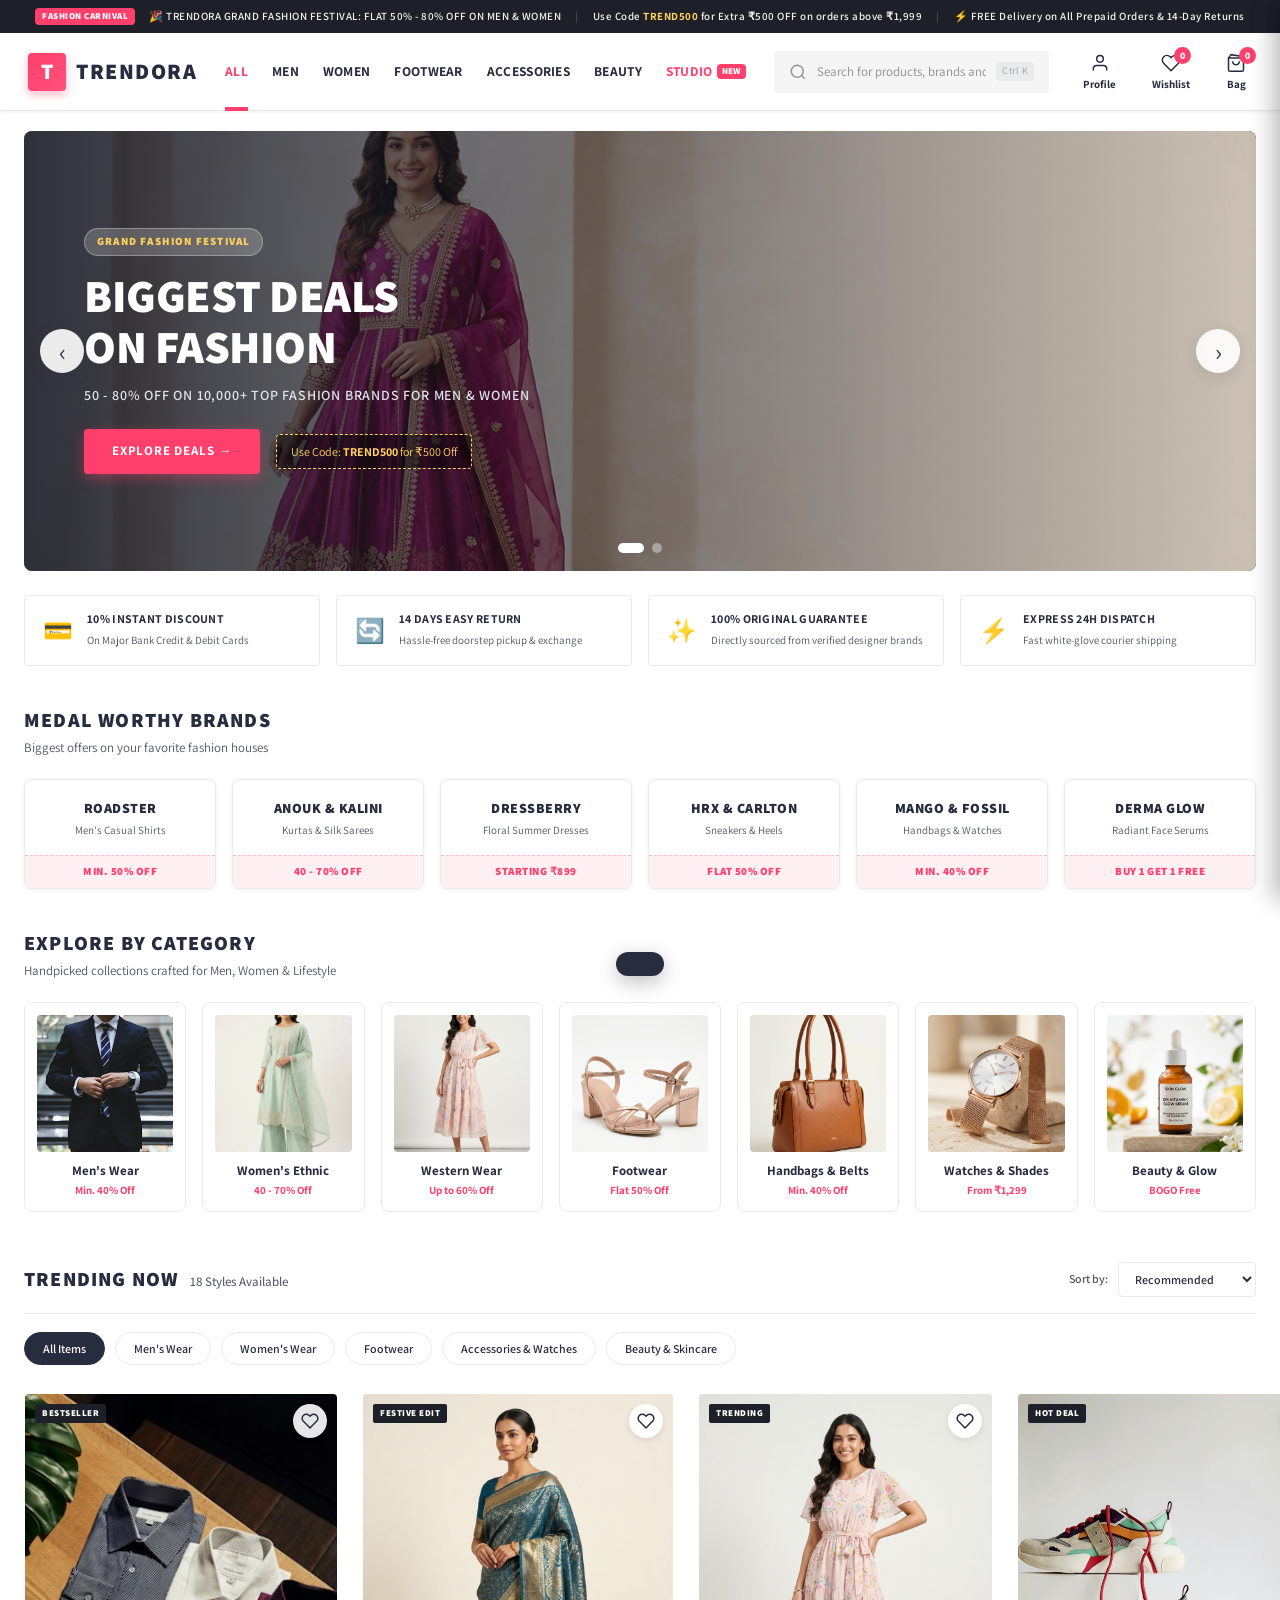
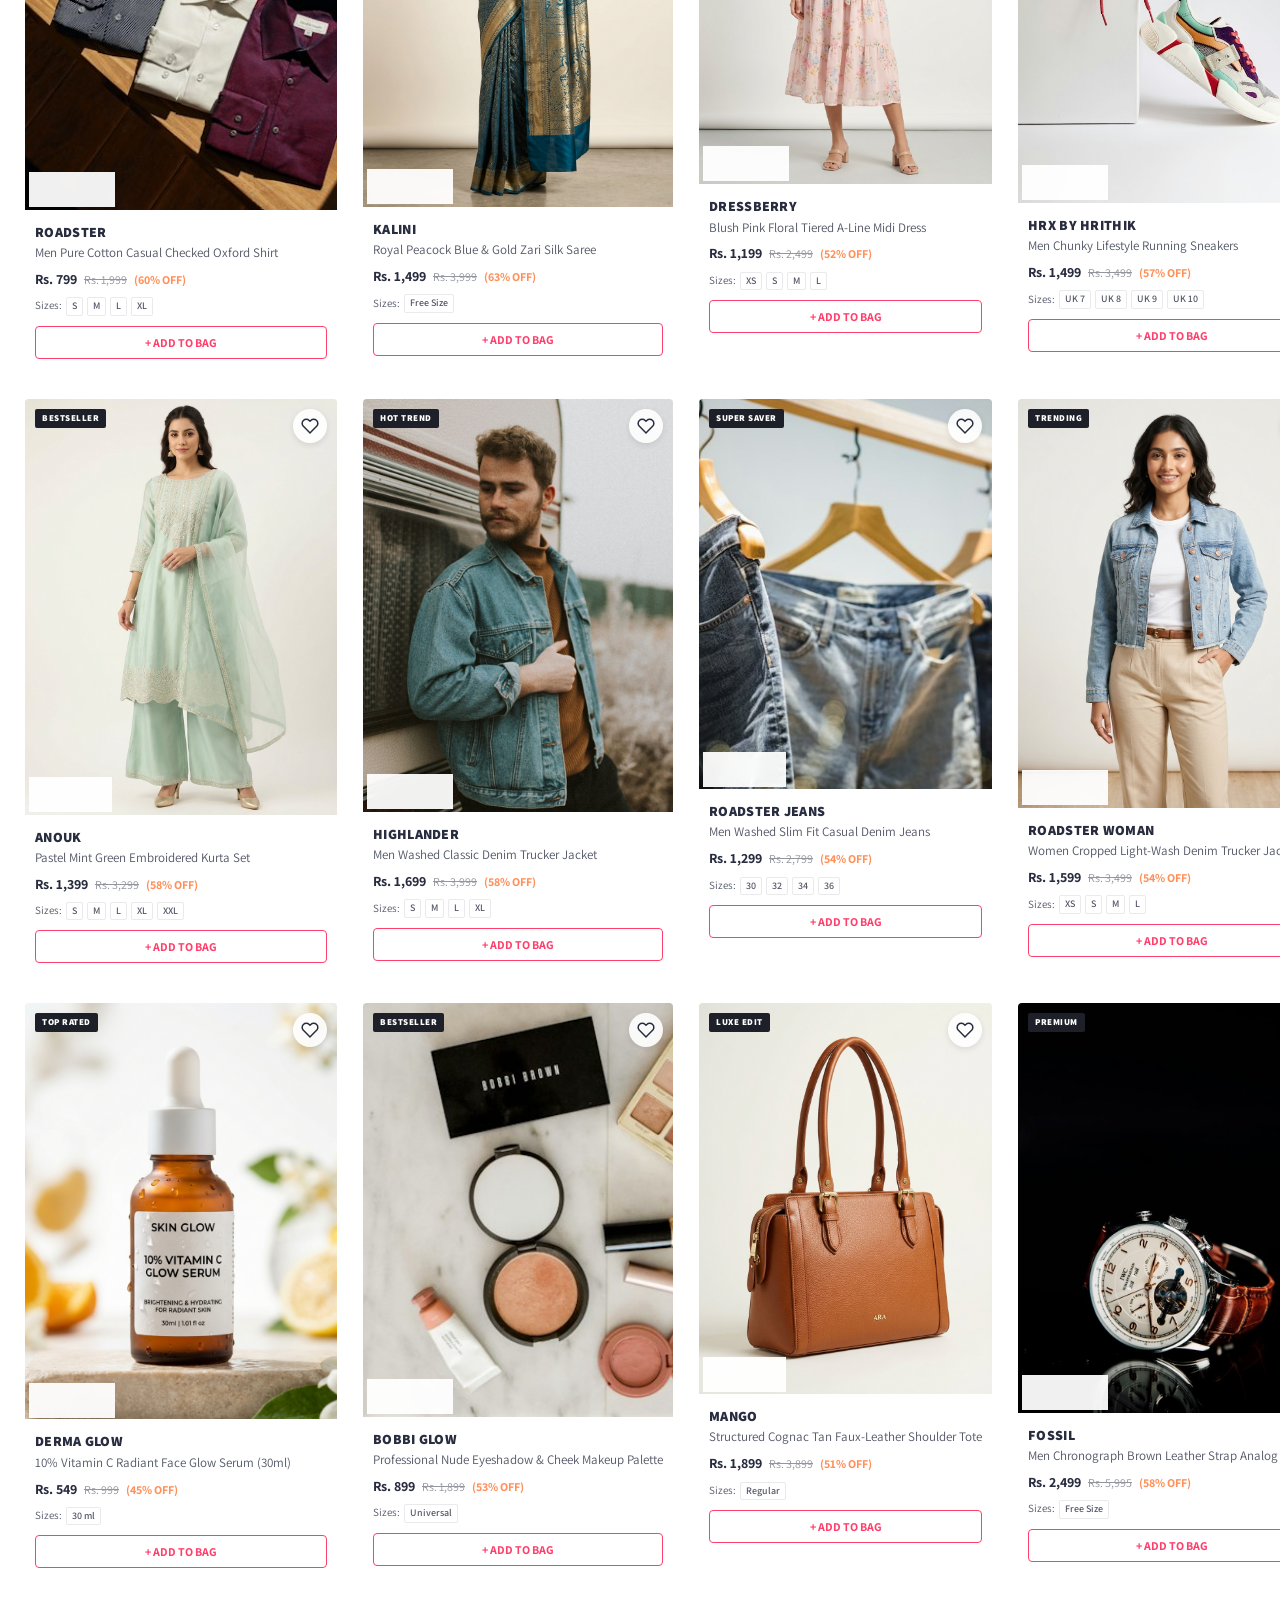
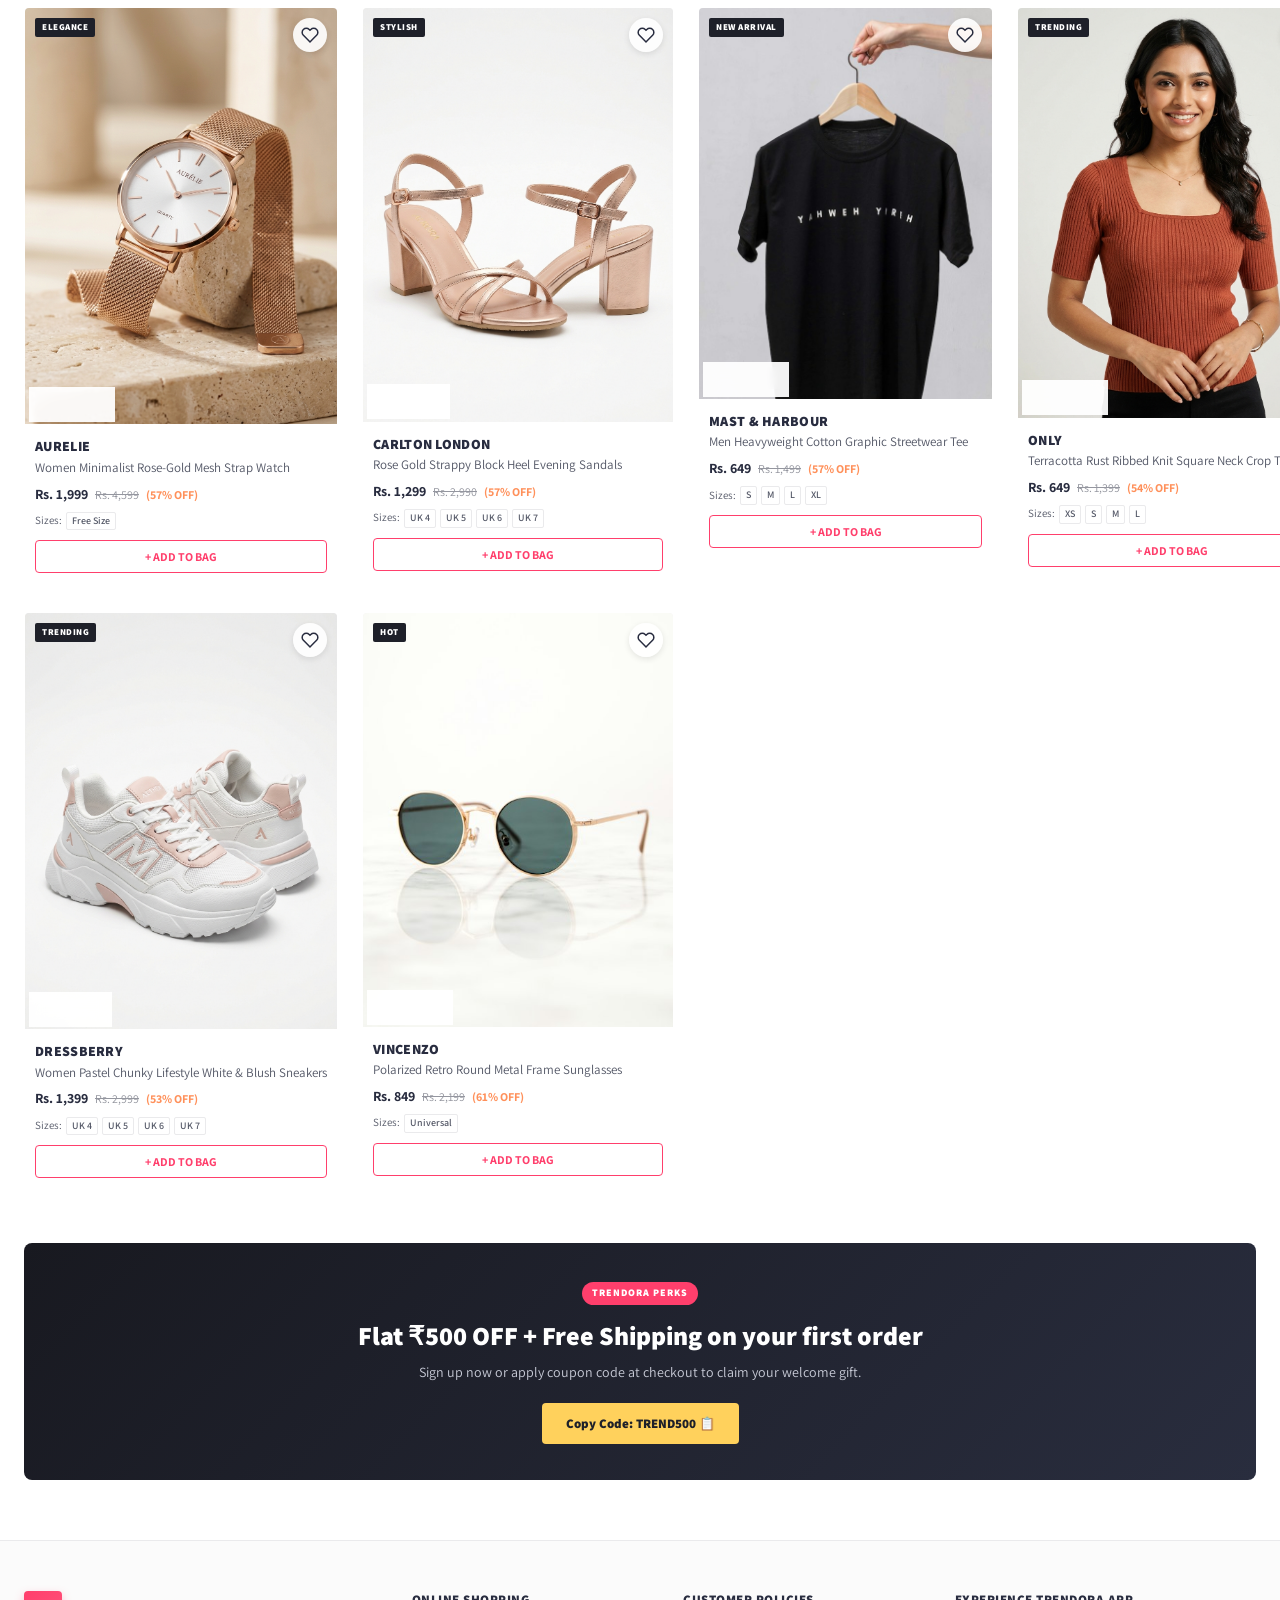
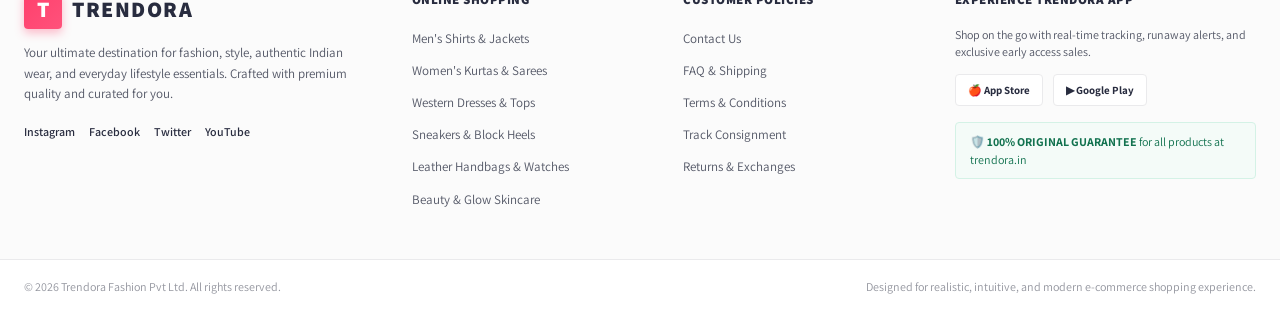
<file: Trendora/index.html>
<!DOCTYPE html>
<html lang="en">
<head>
    <meta charset="UTF-8">
    <meta name="viewport" content="width=device-width, initial-scale=1.0">
    <title>Trendora — Online Shopping for Men, Women, Footwear & Beauty</title>
    <meta name="description" content="Shop the latest fashion trends at Trendora. Best offers on Men's Wear, Women's Ethnic & Western Wear, Footwear, Watches, and Beauty products with fast delivery & easy returns.">
  
    <link rel="preconnect" href="https://fonts.googleapis.com">
    <link rel="preconnect" href="https://fonts.gstatic.com" crossorigin>
    <link href="https://fonts.googleapis.com/css2?family=Assistant:wght@400;500;600;700;800&display=swap" rel="stylesheet">
    <link rel="stylesheet" href="style.css">
</head>
<body>

    <div class="top-announcement">
        <div class="announcement-content">
            <span class="announcement-badge">FASHION CARNIVAL</span>
            <span>🎉 TRENDORA GRAND FASHION FESTIVAL: FLAT 50% - 80% OFF ON MEN &amp; WOMEN</span>
            <span class="sep">|</span>
            <span>Use Code <b>TREND500</b> for Extra ₹500 OFF on orders above ₹1,999</span>
            <span class="sep">|</span>
            <span>⚡ FREE Delivery on All Prepaid Orders &amp; 14-Day Returns</span>
        </div>
    </div>

    <header class="main-header" id="top">
        <div class="header-container">
           
            <button class="mobile-menu-btn" id="mobileMenuBtn" aria-label="Toggle Navigation Menu">
                <svg width="22" height="22" viewBox="0 0 24 24" fill="none" stroke="currentColor" stroke-width="2">
                    <line x1="3" y1="12" x2="21" y2="12"></line>
                    <line x1="3" y1="6" x2="21" y2="6"></line>
                    <line x1="3" y1="18" x2="21" y2="18"></line>
                </svg>
            </button>

 
            <a href="#top" class="brand-logo">
                <span class="logo-mark">T</span>
                <span class="logo-text">TRENDORA</span>
            </a>

            <nav class="nav-links" id="mainNav">
                <a href="#products" class="nav-item active" data-category="All">ALL</a>
                <a href="#products" class="nav-item" data-category="Men">MEN</a>
                <a href="#products" class="nav-item" data-category="Women">WOMEN</a>
                <a href="#products" class="nav-item" data-category="Footwear">FOOTWEAR</a>
                <a href="#products" class="nav-item" data-category="Accessories">ACCESSORIES</a>
                <a href="#products" class="nav-item" data-category="Beauty">BEAUTY</a>
                <a href="#offers" class="nav-item highlight-nav">STUDIO <span class="nav-tag">NEW</span></a>
            </nav>

          
            <div class="search-box">
                <svg class="search-icon" width="18" height="18" viewBox="0 0 24 24" fill="none" stroke="currentColor" stroke-width="2">
                    <circle cx="11" cy="11" r="8"></circle>
                    <line x1="21" y1="21" x2="16.65" y2="16.65"></line>
                </svg>
                <input type="text" id="searchInput" placeholder="Search for products, brands and more" autocomplete="off">
                <button class="search-clear-btn" id="searchClearBtn" aria-label="Clear search">✕</button>
                <div class="search-kbd-hint">Ctrl K</div>
            </div>

          
            <div class="header-actions">
              
                <div class="action-item profile-action" id="profileDropdownTrigger">
                    <button class="action-btn" aria-label="Account">
                        <svg width="20" height="20" viewBox="0 0 24 24" fill="none" stroke="currentColor" stroke-width="1.8">
                            <path d="M20 21v-2a4 4 0 0 0-4-4H8a4 4 0 0 0-4 4v2"></path>
                            <circle cx="12" cy="7" r="4"></circle>
                        </svg>
                        <span class="action-label">Profile</span>
                    </button>
                    <div class="profile-dropdown" id="profileDropdown">
                        <div class="dropdown-header">
                            <h4>Welcome to Trendora</h4>
                            <p>To access your wishlist and orders</p>
                            <button class="btn-primary-sm" onclick="showToast('Customer login modal ready!')">LOGIN / SIGN UP</button>
                        </div>
                        <ul class="dropdown-list">
                            <li><a href="#wishlist" id="openWishlistFromMenu">My Wishlist</a></li>
                            <li><a href="#orders" onclick="showToast('No recent orders yet')">Orders &amp; Returns</a></li>
                            <li><a href="#contact" onclick="showToast('Customer Care: 1800-TRENDORA')">Help &amp; Support</a></li>
                        </ul>
                    </div>
                </div>

          
                <button class="action-item action-btn" id="wishlistBtn" aria-label="View Wishlist">
                    <div class="icon-wrap">
                        <svg width="20" height="20" viewBox="0 0 24 24" fill="none" stroke="currentColor" stroke-width="1.8">
                            <path d="M20.84 4.61a5.5 5.5 0 0 0-7.78 0L12 5.67l-1.06-1.06a5.5 5.5 0 0 0-7.78 7.78l1.06 1.06L12 21.23l7.78-7.78 1.06-1.06a5.5 5.5 0 0 0 0-7.78z"></path>
                        </svg>
                        <span class="action-badge" id="wishlistCount">0</span>
                    </div>
                    <span class="action-label">Wishlist</span>
                </button>

            
                <button class="action-item action-btn" id="cartBtn" aria-label="View Shopping Bag">
                    <div class="icon-wrap">
                        <svg width="20" height="20" viewBox="0 0 24 24" fill="none" stroke="currentColor" stroke-width="1.8">
                            <path d="M6 2L3 6v14a2 2 0 0 0 2 2h14a2 2 0 0 0 2-2V6l-3-2z"></path>
                            <line x1="3" y1="6" x2="21" y2="6"></line>
                            <path d="M16 10a4 4 0 0 1-8 0"></path>
                        </svg>
                        <span class="action-badge" id="cartCount">0</span>
                    </div>
                    <span class="action-label">Bag</span>
                </button>
            </div>
        </div>
    </header>

    <main>
  
        <section class="hero-section" id="offers">
            <div class="hero-slider" id="heroSlider">
         
                <div class="hero-slide active">
                    <img src="image/banner-hero-1.jpg" alt="Trendora Festive Season Sale" class="hero-bg-img">
                    <div class="hero-overlay"></div>
                    <div class="hero-caption">
                        <span class="hero-pill">GRAND FASHION FESTIVAL</span>
                        <h1 class="hero-title">BIGGEST DEALS<br>ON FASHION</h1>
                        <p class="hero-subtitle">50 - 80% OFF ON 10,000+ TOP FASHION BRANDS FOR MEN &amp; WOMEN</p>
                       
                        <div class="hero-cta-group">
                            <a href="#products" class="btn-primary" data-category="All">EXPLORE DEALS →</a>
                            <span class="hero-code-tag">Use Code: <b>TREND500</b> for ₹500 Off</span>
                        </div>
                    </div>
                </div>

              
                <div class="hero-slide">
                    <img src="image/banner-hero-2.jpg" alt="Trendora Urban Streetwear & Footwear" class="hero-bg-img">
                    <div class="hero-overlay"></div>
                    <div class="hero-caption">
                        <span class="hero-pill">NEW SEASON ARRIVALS</span>
                        <h1 class="hero-title">URBAN STYLES<br>&amp; FOOTWEAR</h1>
                        <p class="hero-subtitle">PREMIUM FABRICS, CHIC DRESSES, CASUAL SHIRTS &amp; SNEAKERS</p>
                       
                        <div class="hero-cta-group">
                            <a href="#products" class="btn-primary" data-category="Men">SHOP MEN →</a>
                            <a href="#products" class="btn-secondary" data-category="Women">SHOP WOMEN →</a>
                        </div>
                    </div>
                </div>
            </div>

           
            <button class="slider-arrow prev" id="sliderPrev" aria-label="Previous Slide">‹</button>
            <button class="slider-arrow next" id="sliderNext" aria-label="Next Slide">›</button>
            <div class="slider-dots" id="sliderDots">
                <span class="dot active" data-slide="0"></span>
                <span class="dot" data-slide="1"></span>
            </div>
        </section>

 
        <div class="trust-strip">
            <div class="trust-item">
                <span class="trust-icon">💳</span>
                <div>
                    <strong>10% INSTANT DISCOUNT</strong>
                    <small>On Major Bank Credit &amp; Debit Cards</small>
                </div>
            </div>
            <div class="trust-item">
                <span class="trust-icon">🔄</span>
                <div>
                    <strong>14 DAYS EASY RETURN</strong>
                    <small>Hassle-free doorstep pickup &amp; exchange</small>
                </div>
            </div>
            <div class="trust-item">
                <span class="trust-icon">✨</span>
                <div>
                    <strong>100% ORIGINAL GUARANTEE</strong>
                    <small>Directly sourced from verified designer brands</small>
                </div>
            </div>
            <div class="trust-item">
                <span class="trust-icon">⚡</span>
                <div>
                    <strong>EXPRESS 24H DISPATCH</strong>
                    <small>Fast white-glove courier shipping</small>
                </div>
            </div>
        </div>

      
        <section class="section deals-section">
            <div class="section-heading">
                <h2 class="title">MEDAL WORTHY BRANDS</h2>
                <p class="subtitle">Biggest offers on your favorite fashion houses</p>
            </div>

         
            <div class="deals-grid">
                <div class="deal-card" onclick="setCategory('Men')">
                    <div class="deal-header">
                        <span class="brand-title">ROADSTER</span>
                        <p class="deal-desc">Men's Casual Shirts</p>
                    </div>
                    <div class="deal-offer-strip">MIN. 50% OFF</div>
                </div>

                <div class="deal-card" onclick="setCategory('Women')">
                    <div class="deal-header">
                        <span class="brand-title">ANOUK &amp; KALINI</span>
                        <p class="deal-desc">Kurtas &amp; Silk Sarees</p>
                    </div>
                    <div class="deal-offer-strip">40 - 70% OFF</div>
                </div>

                <div class="deal-card" onclick="setCategory('Women')">
                    <div class="deal-header">
                        <span class="brand-title">DRESSBERRY</span>
                        <p class="deal-desc">Floral Summer Dresses</p>
                    </div>
                    <div class="deal-offer-strip">STARTING ₹899</div>
                </div>

                <div class="deal-card" onclick="setCategory('Footwear')">
                    <div class="deal-header">
                        <span class="brand-title">HRX &amp; CARLTON</span>
                        <p class="deal-desc">Sneakers &amp; Heels</p>
                    </div>
                    <div class="deal-offer-strip">FLAT 50% OFF</div>
                </div>

                <div class="deal-card" onclick="setCategory('Accessories')">
                    <div class="deal-header">
                        <span class="brand-title">MANGO &amp; FOSSIL</span>
                        <p class="deal-desc">Handbags &amp; Watches</p>
                    </div>
                    <div class="deal-offer-strip">MIN. 40% OFF</div>
                </div>

                <div class="deal-card" onclick="setCategory('Beauty')">
                    <div class="deal-header">
                        <span class="brand-title">DERMA GLOW</span>
                        <p class="deal-desc">Radiant Face Serums</p>
                    </div>
                    <div class="deal-offer-strip">BUY 1 GET 1 FREE</div>
                </div>
            </div>
        </section>

      
        <section class="section category-section">
            <div class="section-heading">
                <h2 class="title">EXPLORE BY CATEGORY</h2>
                <p class="subtitle">Handpicked collections crafted for Men, Women &amp; Lifestyle</p>
            </div>

            <div class="category-grid">
                <div class="category-card" data-category="Men">
                    <div class="cat-img-box">
                        <img src="image/cat-men.jpg" alt="Men's Fashion" loading="lazy">
                    </div>
                    <h3 class="cat-name">Men's Wear</h3>
                    <span class="cat-offer">Min. 40% Off</span>
                </div>

                <div class="category-card" data-category="Women">
                    <div class="cat-img-box">
                        <img src="image/cat-women.jpg" alt="Women's Ethnic Kurta" loading="lazy">
                    </div>
                    <h3 class="cat-name">Women's Ethnic</h3>
                    <span class="cat-offer">40 - 70% Off</span>
                </div>

                <div class="category-card" data-category="Women">
                    <div class="cat-img-box">
                        <img src="image/p2-women-dress.jpg" alt="Western Dresses" loading="lazy">
                    </div>
                    <h3 class="cat-name">Western Wear</h3>
                    <span class="cat-offer">Up to 60% Off</span>
                </div>

                <div class="category-card" data-category="Footwear">
                    <div class="cat-img-box">
                        <img src="image/cat-footwear.jpg" alt="Footwear & Heels" loading="lazy">
                    </div>
                    <h3 class="cat-name">Footwear</h3>
                    <span class="cat-offer">Flat 50% Off</span>
                </div>

                <div class="category-card" data-category="Accessories">
                    <div class="cat-img-box">
                        <img src="image/cat-accessories.jpg" alt="Handbags & Totes" loading="lazy">
                    </div>
                    <h3 class="cat-name">Handbags &amp; Belts</h3>
                    <span class="cat-offer">Min. 40% Off</span>
                </div>

                <div class="category-card" data-category="Accessories">
                    <div class="cat-img-box">
                        <img src="image/cat-watches.jpg" alt="Watches & Eyewear" loading="lazy">
                    </div>
                    <h3 class="cat-name">Watches &amp; Shades</h3>
                    <span class="cat-offer">From ₹1,299</span>
                </div>

                <div class="category-card" data-category="Beauty">
                    <div class="cat-img-box">
                        <img src="image/cat-beauty.jpg" alt="Beauty & Skincare" loading="lazy">
                    </div>
                    <h3 class="cat-name">Beauty &amp; Glow</h3>
                    <span class="cat-offer">BOGO Free</span>
                </div>
            </div>
        </section>


        <section class="section products-section" id="products">
  
            <div class="products-header">
                <div class="header-left">
                    <h2 class="title" id="productsSectionTitle">TRENDING NOW</h2>
                    <span class="product-count-badge" id="productCountBadge">14 Styles Available</span>
                </div>

            
                <div class="controls-right">
                    <label for="sortSelect" class="sort-label">Sort by:</label>
                    <div class="select-wrapper">
                        <select id="sortSelect">
                            <option value="recommended">Recommended</option>
                            <option value="price-low">Price: Low to High</option>
                            <option value="price-high">Price: High to Low</option>
                            <option value="discount">Better Discount</option>
                            <option value="rating">Customer Rating</option>
                        </select>
                    </div>
                </div>
            </div>

         
            <div class="filter-chips" id="filterChips">
                <button class="chip active" data-filter="All">All Items</button>
                <button class="chip" data-filter="Men">Men's Wear</button>
                <button class="chip" data-filter="Women">Women's Wear</button>
                <button class="chip" data-filter="Footwear">Footwear</button>
                <button class="chip" data-filter="Accessories">Accessories &amp; Watches</button>
                <button class="chip" data-filter="Beauty">Beauty &amp; Skincare</button>
            </div>

     
            <div class="product-grid" id="productGrid">
            </div>

           
            <div class="empty-state" id="emptyState" hidden>
                <div class="empty-icon">🔍</div>
                <h3>We couldn't find any matches</h3>
                <p>Try searching with another keyword or reset the category filters.</p>
                <button class="btn-primary" id="resetFilterBtn">View All Products</button>
            </div>
        </section>

   
        <section class="promo-strip">
            <div class="promo-content">
                <span class="badge-tag">TRENDORA PERKS</span>
                <h2>Flat ₹500 OFF + Free Shipping on your first order</h2>
                <p>Sign up now or apply coupon code at checkout to claim your welcome gift.</p>
                <button class="btn-dark" onclick="copyCouponCode('TREND500')">Copy Code: TREND500 📋</button>
            </div>
        </section>
    </main>


    <footer class="main-footer">
 
        <div class="footer-container">
            <div class="footer-col">
                <a href="#top" class="brand-logo footer-logo">
                    <span class="logo-mark">T</span>
                    <span class="logo-text">TRENDORA</span>
                </a>
                <p class="footer-desc">Your ultimate destination for fashion, style, authentic Indian wear, and everyday lifestyle essentials. Crafted with premium quality and curated for you.</p>
            
                <div class="social-links">
                    <span>Instagram</span>
                    <span>Facebook</span>
                    <span>Twitter</span>
                    <span>YouTube</span>
                </div>
            </div>

            <div class="footer-col">
                <h4>ONLINE SHOPPING</h4>
                <ul>
                    <li><a href="#products" data-category="Men">Men's Shirts &amp; Jackets</a></li>
                    <li><a href="#products" data-category="Women">Women's Kurtas &amp; Sarees</a></li>
                    <li><a href="#products" data-category="Women">Western Dresses &amp; Tops</a></li>
                    <li><a href="#products" data-category="Footwear">Sneakers &amp; Block Heels</a></li>
                    <li><a href="#products" data-category="Accessories">Leather Handbags &amp; Watches</a></li>
                    <li><a href="#products" data-category="Beauty">Beauty &amp; Glow Skincare</a></li>
                </ul>
            </div>

            <div class="footer-col">
                <h4>CUSTOMER POLICIES</h4>
                <ul>
                    <li><a href="javascript:void(0)" onclick="showToast('Contact Us: support@trendora.in')">Contact Us</a></li>
                    <li><a href="javascript:void(0)" onclick="showToast('Orders usually dispatch within 24 hours')">FAQ &amp; Shipping</a></li>
                    <li><a href="javascript:void(0)" onclick="showToast('Transparent pricing &amp; verified reviews')">Terms &amp; Conditions</a></li>
                    <li><a href="javascript:void(0)" onclick="showToast('Track order: Check SMS or email for link')">Track Consignment</a></li>
                    <li><a href="javascript:void(0)" onclick="showToast('14-day doorstep returns &amp; exchanges')">Returns &amp; Exchanges</a></li>
                </ul>
            </div>

            <div class="footer-col">
                <h4>EXPERIENCE TRENDORA APP</h4>
                <p class="app-note">Shop on the go with real-time tracking, runaway alerts, and exclusive early access sales.</p>
              
                <div class="download-badges">
                    <button class="store-badge" onclick="showToast('App Store download coming soon!')">🍎 App Store</button>
                    <button class="store-badge" onclick="showToast('Google Play download coming soon!')">▶ Google Play</button>
                </div>
                <div class="guarantee-box">
                    <span>🛡️ <b>100% ORIGINAL GUARANTEE</b> for all products at trendora.in</span>
                </div>
            </div>
        </div>

     
        <div class="footer-bottom">
            <p>© 2026 Trendora Fashion Pvt Ltd. All rights reserved.</p>
            <p>Designed for realistic, intuitive, and modern e-commerce shopping experience.</p>
        </div>
    </footer>


    <div class="drawer-backdrop" id="cartBackdrop"></div>
    <aside class="cart-drawer" id="cartDrawer" aria-label="Shopping Bag">
        <div class="drawer-header">
            <div class="drawer-title">
                <h3>Shopping Bag</h3>
                <span class="drawer-count" id="drawerCartCount">(0 items)</span>
            </div>
            <button class="close-drawer-btn" id="closeCartBtn" aria-label="Close Shopping Bag">✕</button>
        </div>

       
        <div class="drawer-body" id="cartItemsList">
 
        </div>

      
        <div class="drawer-footer" id="cartFooter">
      
            <div class="coupon-section">
                <div class="coupon-input-group">
                    <input type="text" id="couponInput" placeholder="Enter Coupon Code (TREND500)">
                    <button id="applyCouponBtn">APPLY</button>
                </div>
                <div class="applied-coupon-tag" id="appliedCouponTag" hidden>
                    <span>Coupon <b>TREND500</b> applied (-₹500)</span>
                    <button id="removeCouponBtn">✕</button>
                </div>
            </div>

     
            <div class="bill-details">
                <div class="bill-row">
                    <span>Total MRP</span>
                    <span id="billTotalMrp">₹0</span>
                </div>
                <div class="bill-row">
                    <span>Discount on MRP</span>
                    <span class="text-green" id="billDiscount">- ₹0</span>
                </div>
                <div class="bill-row" id="billCouponRow" hidden>
                    <span>Coupon Discount</span>
                    <span class="text-green" id="billCoupon">- ₹0</span>
                </div>
                <div class="bill-row">
                    <span>Convenience Fee</span>
                    <span class="text-green">FREE</span>
                </div>
                <div class="bill-divider"></div>
                <div class="bill-row total-row">
                    <span>Total Amount</span>
                    <strong id="billFinalTotal">₹0</strong>
                </div>
            </div>

            <button class="btn-checkout" id="checkoutBtn">PLACE ORDER →</button>
        </div>
    </aside>


    <div class="drawer-backdrop" id="wishlistBackdrop"></div>
    <aside class="cart-drawer wishlist-drawer" id="wishlistDrawer" aria-label="Wishlist">
        <div class="drawer-header">
            <div class="drawer-title">
                <h3>My Wishlist</h3>
                <span class="drawer-count" id="drawerWishlistCount">(0 items)</span>
            </div>
            <button class="close-drawer-btn" id="closeWishlistBtn" aria-label="Close Wishlist">✕</button>
        </div>
        <div class="drawer-body" id="wishlistItemsList">

        </div>
    </aside>


    <div class="modal-backdrop" id="quickViewBackdrop"></div>
    <div class="quickview-modal" id="quickViewModal">
        <button class="modal-close-btn" id="closeQuickViewBtn" aria-label="Close preview">✕</button>
        <div class="modal-content" id="quickViewContent">
  
        </div>
    </div>

    <div class="modal-backdrop" id="orderSuccessBackdrop"></div>
    <div class="success-modal" id="orderSuccessModal">
        <div class="success-icon">✓</div>
        <h2>Order Confirmed!</h2>
        <p>Thank you for shopping with <b>Trendora</b>. Your order has been placed successfully and will be delivered within 2-3 business days.</p>
        <div class="order-details-box" id="successOrderDetails"></div>
        <button class="btn-primary" id="continueShoppingBtn">Continue Shopping</button>
    </div>


    <div class="toast-snackbar" id="toastSnackbar" role="status"></div>

    <script src="script.js"></script>
</body>
</html>
</file>
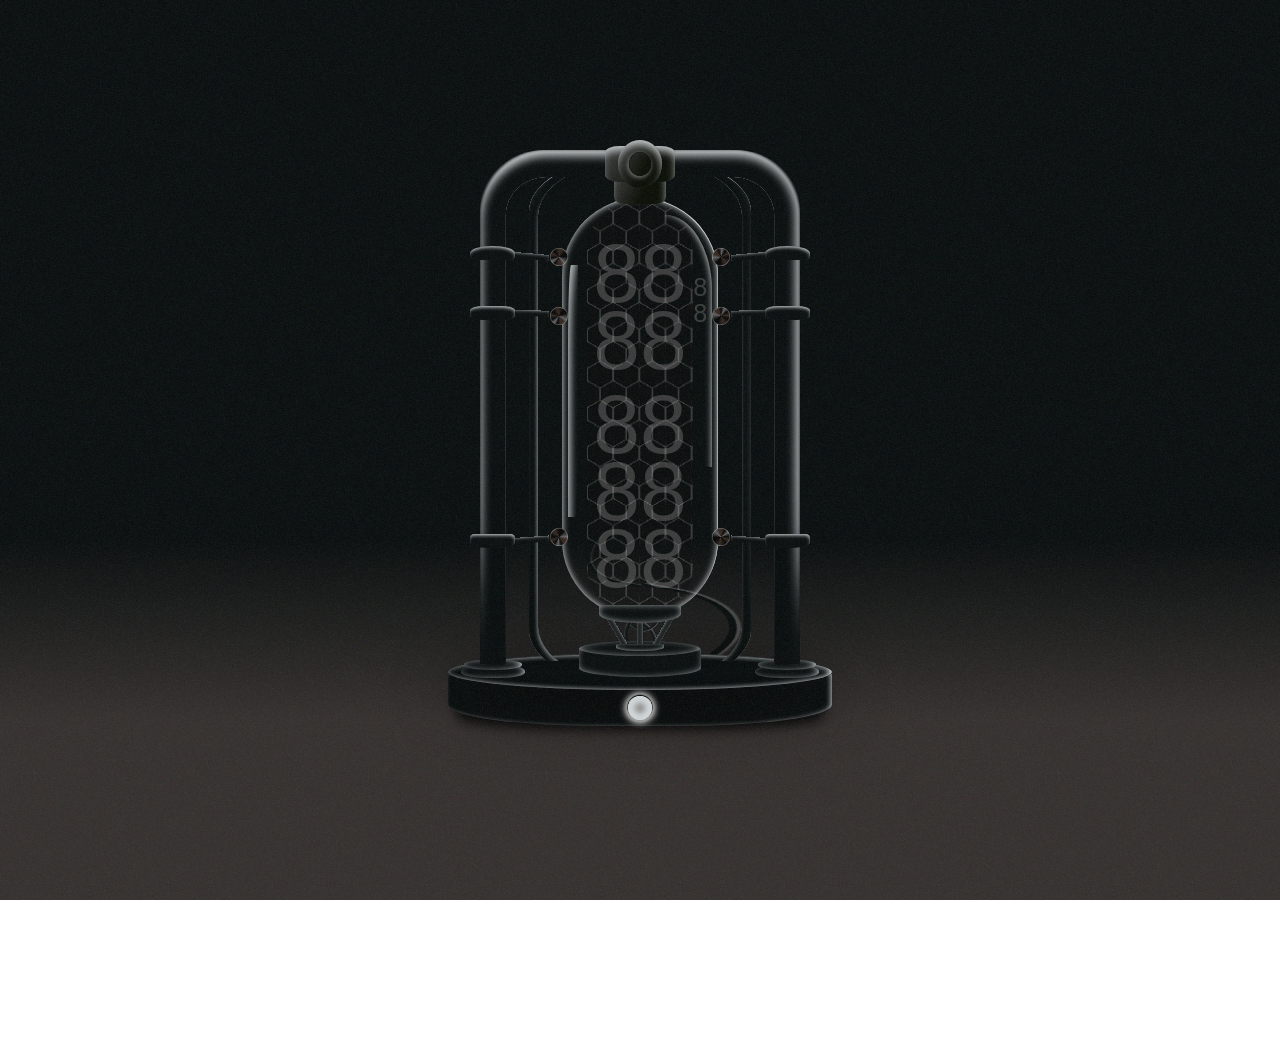
<file: Basic_portfolio/war_tube_clock/index.html>
<!DOCTYPE html>
<html lang="en">
  <head>
    <meta charset="UTF-8" />
    <meta http-equiv="X-UA-Compatible" content="IE=edge" />
    <meta name="viewport" content="width=device-width, initial-scale=1.0" />
    <title>Nixie Tube Clock</title>
    <link rel="stylesheet" href="styles.css" />
  </head>
  <body>
    <svg id="noise-svg">
      <!-- gives background a bit of texture -->
      <filter id='noiseFilter'>
          <feTurbulence type='fractalNoise' baseFrequency='1.5' numOctaves='3' stitchTiles='stitch' />
      </filter>
      <rect id="noise-rect" filter='url(#noiseFilter)' />
    </svg>
  
    <div class="clock off">
      <div class="shadow"></div>
  
      <div class="base-container"><div class="base"><div></div></div></div>
      <div class="small-outer-pipe">
        <div class="small-inner-pipe"></div>
      </div>
      <div class="outer-pipe">
        <div class="inner-pipe"></div>
      </div>
      <div class="pipe-accents">
        <div class="top-tube"></div>
        <div class="tube-holders">
          <div></div>
          <div></div>
          <div></div>
          <div></div>
          <div></div>
          <div></div>
        </div>
        <div class="top"></div>
        <div class="topinset"></div>
        <div class="left"><div></div><div></div><div></div></div>
        <div class="right"><div></div><div></div><div></div></div>
        <div class="bottom-left"></div>
        <div class="bottom-right"></div>
      </div>
  
      <div class="display">
        <div class="row">
          <div class="col"><div>8</div><div id="char01">0</div><div id="char02">0</div></div>
          <div class="col"><div>8</div><div id="char11">0</div><div id="char12">0</div></div>
        </div>
        <div class="row">
          <div class="col"><div>8</div><div id="char21">0</div><div id="char22">0</div></div>
          <div class="col"><div>8</div><div id="char31">0</div><div id="char32">0</div></div>
        </div>
        <div style="height: 0.2em;"></div>
        <div class="small-row">
          <div class="row">
            <div class="col"><div>8</div><div id="char41">0</div><div id="char42">0</div></div>
            <div class="col"><div>8</div><div id="char51">0</div><div id="char52">0</div></div>
          </div>
        </div>
        <div class="row">
          <div class="col"><div>8</div><div id="char61">0</div><div id="char62">0</div></div>
          <div class="col"><div>8</div><div id="char71">0</div><div id="char72">0</div></div>
        </div>
        <div class="row">
          <div class="col"><div>8</div><div id="char81">0</div><div id="char82">0</div></div>
          <div class="col"><div>8</div><div id="char91">0</div><div id="char92">0</div></div>
        </div>
        <div class="row">
          <div class="col"><div>8</div><div id="char101">0</div><div id="char102">0</div></div>
          <div class="col"><div>8</div><div id="char111">0</div><div id="char112">0</div></div>
        </div>
      </div>
  
      <div class="glass-tube"></div>
      <div class="hex">
        <div class="overlay"></div>
      </div>
  
      <div class="tube-base-container">
        <div class="wires"><div></div><div></div></div>
        <div class="tube-base"></div>
        <div class="rods">
          <div class="left-rod"></div>
          <div class="center-rod"></div>
          <div class="right-rod"></div>
        </div>
        <div class="tube-btm"></div>
      </div>
  
      <div class="power-cord">
        <div></div>
        <div></div>
      </div>
      <div class="button" onclick="body.querySelector('.clock').classList.toggle('off')">
        <div></div>
      </div> 
    </div>
    <script src="script.js"></script>  
  </body>
</html>
</file>
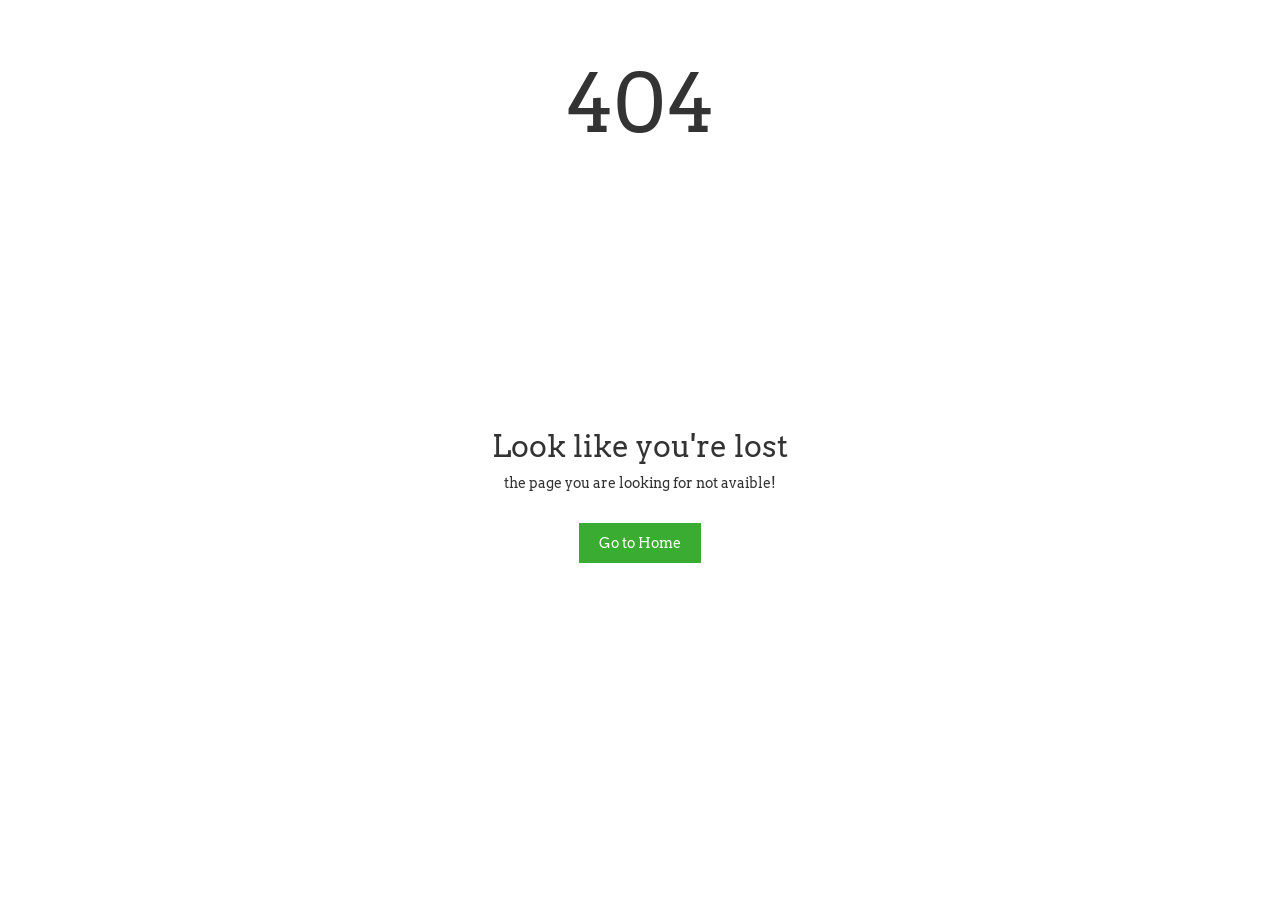
<file: Basic_portfolio/404_Error.html>
<!DOCTYPE html>
<html lang="en" >
<head>
    <meta charset="UTF-8">
    <title>404 page</title>
    <link rel='stylesheet' href='https://cdnjs.cloudflare.com/ajax/libs/twitter-bootstrap/3.3.7/css/bootstrap.min.css'>
<link rel='stylesheet' href='https://fonts.googleapis.com/css?family=Arvo'><style>
/*======================
    404 page
=======================*/


.page_404{ padding:40px 0; background:#fff; font-family: 'Arvo', serif;
}

.page_404  img{ width:100%;}

.four_zero_four_bg{

    background-image: url(https://cdn.dribbble.com/users/285475/screenshots/2083086/dribbble_1.gif);
    height: 400px;
    background-position: center;
}


.four_zero_four_bg h1{
font-size:80px;
}

.four_zero_four_bg h3{
	font-size:80px;
}
			
.link_404{			 
	color: #fff!important;
    padding: 10px 20px;
    background: #39ac31;
    margin: 20px 0;
    display: inline-block;}
.contant_box_404{ margin-top:-50px;}
</style>

</head>
<body>
<!-- partial:index.partial.html -->
<section class="page_404">
	<div class="container">
		<div class="row">	
		<div class="col-sm-12 ">
		<div class="col-sm-10 col-sm-offset-1  text-center">
		<div class="four_zero_four_bg">
			<h1 class="text-center ">404</h1>
		
		
		</div>
		
		<div class="contant_box_404">
		<h3 class="h2">
		Look like you're lost
		</h3>
		
		<p>the page you are looking for not avaible!</p>
		
		<a href="" class="link_404">Go to Home</a>
	</div>
		</div>
		</div>
		</div>
	</div>
</section>
<!-- partial -->

</body>
</html>
</file>
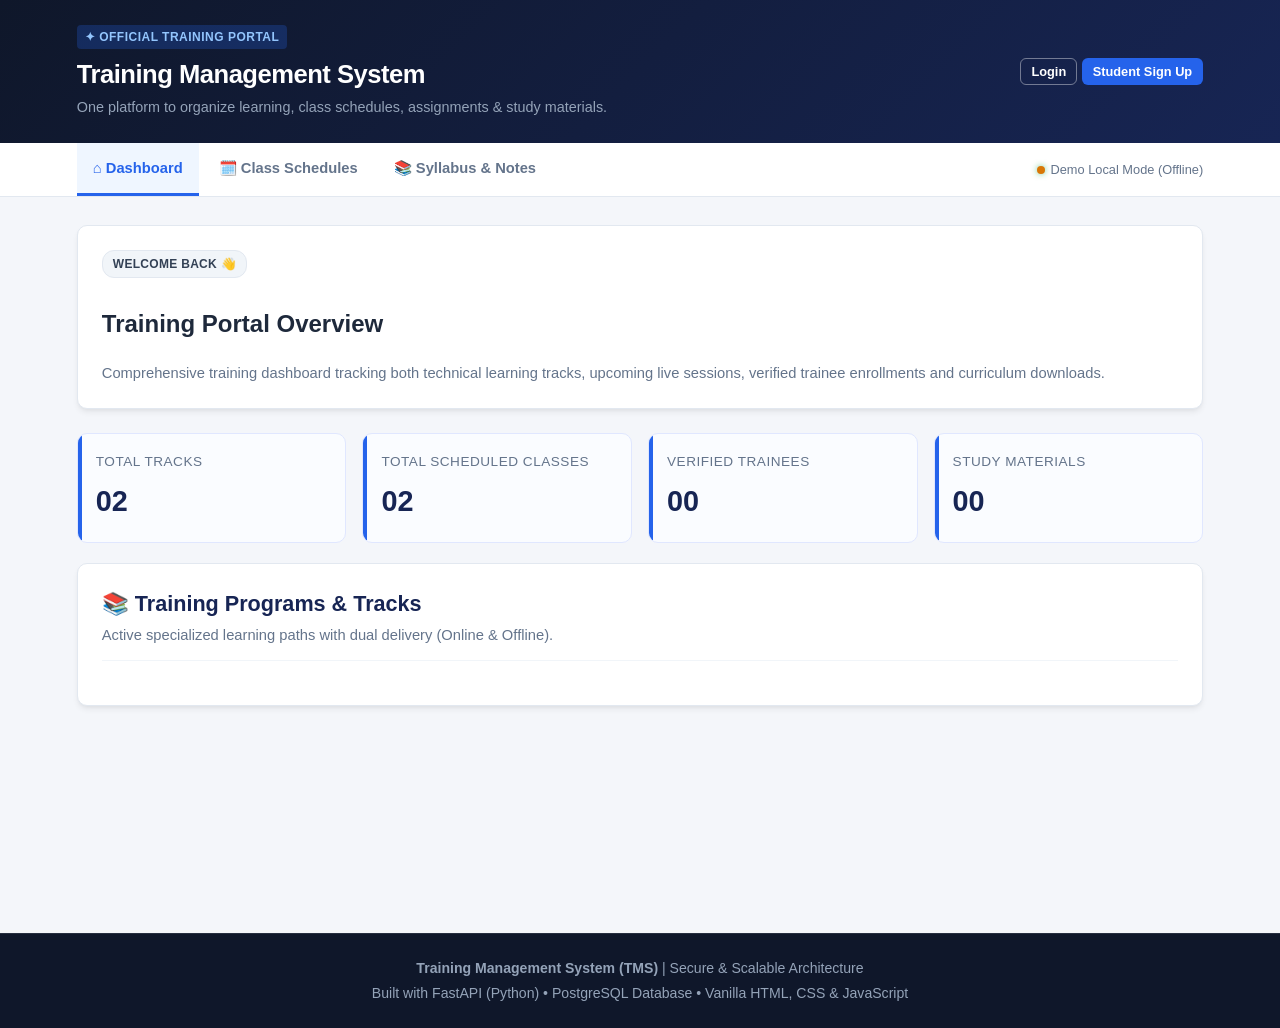
<file: Training Management System/main.html>
<!DOCTYPE html>
<html lang="en">
<head>
    <meta charset="UTF-8">
    <meta name="viewport" content="width=device-width, initial-scale=1.0">
    <title>Training Management System</title>
    <!-- Connected to unified stylesheet -->
    <link rel="stylesheet" href="colour.css">
</head>

<body>

    <!-- Header Section -->
    <header>
        <div class="header-brand">
            <span class="header-badge">✦ Official Training Portal</span>
            <h1>Training Management System</h1>
            <p>One platform to organize learning, class schedules, assignments & study materials.</p>
        </div>

        <div class="header-actions">
            <div id="header-user-display" class="user-pill" style="display: none;"></div>
            <div id="header-auth-buttons">
                <!-- Dynamically populated by app.js -->
                <button class="btn btn-outline-white btn-sm" onclick="openModal('modal-login')">Login</button>
                <button class="btn btn-primary btn-sm" onclick="openModal('modal-register')">Student Sign Up</button>
            </div>
        </div>
    </header>

    <!-- Navigation Bar -->
    <nav>
        <div class="nav-links">
            <a href="javascript:void(0)" id="nav-home" class="active" onclick="switchTab('home')">⌂ Dashboard</a>
            <a href="javascript:void(0)" id="nav-schedules" onclick="switchTab('schedules')">🗓️ Class Schedules</a>
            <a href="javascript:void(0)" id="nav-materials" onclick="switchTab('materials')">📚 Syllabus & Notes</a>
            <a href="javascript:void(0)" id="nav-student-tab" style="display: none;" onclick="switchTab('student')">👨‍🎓 Student Portal</a>
            <a href="javascript:void(0)" id="nav-trainer-tab" style="display: none;" onclick="switchTab('trainer')">👨‍🏫 Trainer Portal</a>
            <a href="javascript:void(0)" id="nav-admin-tab" style="display: none;" onclick="switchTab('admin')">🛡️ Admin Portal</a>
        </div>

        <div class="system-status">
            <span id="system-status-dot" class="status-dot"></span>
            <span id="system-status-text">Connecting...</span>
        </div>
    </nav>

    <!-- Main Content Area -->
    <main>

        <!-- 1. HOME / DASHBOARD TAB -->
        <div id="section-home" class="tab-content">
            <section id="home">
                <span class="badge badge-track" style="margin-bottom: 8px;">WELCOME BACK 👋</span>
                <h2>Training Portal Overview</h2>
                <p class="section-desc">
                    Comprehensive training dashboard tracking both technical learning tracks, upcoming live sessions,
                    verified trainee enrollments and curriculum downloads.
                </p>
            </section>

            <!-- Metrics Overview -->
            <div class="stats-grid">
                <div class="stat-card">
                    <p>Total Tracks</p>
                    <h3 id="stat-tracks">02</h3>
                </div>
                <div class="stat-card">
                    <p>Total Scheduled Classes</p>
                    <h3 id="stat-sessions">02</h3>
                </div>
                <div class="stat-card">
                    <p>Verified Trainees</p>
                    <h3 id="stat-students">00</h3>
                </div>
                <div class="stat-card">
                    <p>Study Materials</p>
                    <h3 id="stat-materials">00</h3>
                </div>
            </div>

            <!-- Training Programs Tracks -->
            <section id="trainings">
                <div class="section-header">
                    <div>
                        <h2>📚 Training Programs & Tracks</h2>
                        <p class="section-desc">Active specialized learning paths with dual delivery (Online & Offline).</p>
                    </div>
                </div>

                <div id="tracks-container" class="tracks-grid">
                    <!-- Populated dynamically by app.js -->
                </div>
            </section>
        </div>

        <!-- 2. CLASS SCHEDULES TAB -->
        <div id="section-schedules" class="tab-content" style="display: none;">
            <section>
                <div class="section-header">
                    <div>
                        <h2>🗓️ Class Schedules & Sessions</h2>
                        <p class="section-desc">Explore upcoming training sessions, Google Meet links, and offline campus classrooms.</p>
                    </div>
                    <div>
                        <button id="btn-add-schedule-trigger" class="btn btn-primary" style="display: none;" onclick="openAddScheduleModal()">
                            + Add New Session
                        </button>
                    </div>
                </div>

                <!-- Schedule Filter Controls -->
                <div class="filter-bar">
                    <label style="font-weight: 600; font-size: 0.88rem; color: var(--text-main);">Filter By:</label>
                    <select id="filter-track-select">
                        <option value="">All Tracks</option>
                    </select>
                    <select id="filter-mode-select">
                        <option value="">All Modes</option>
                        <option value="online">🌐 Online (Google Meet)</option>
                        <option value="offline">🏫 Offline (Campus Room)</option>
                    </select>
                </div>

                <!-- Schedule Cards List -->
                <div id="schedules-list-container" class="schedules-container">
                    <!-- Populated dynamically by app.js -->
                </div>
            </section>
        </div>

        <!-- 3. MATERIALS TAB -->
        <div id="section-materials" class="tab-content" style="display: none;">
            <section>
                <div class="section-header">
                    <div>
                        <h2>📚 Syllabus & Notes Repository</h2>
                        <p class="section-desc">Download authentic track syllabi, handouts, and trainer lecture notes.</p>
                    </div>
                    <div>
                        <button class="btn btn-primary" onclick="openModal('modal-upload-material')">
                            + Upload Material
                        </button>
                    </div>
                </div>

                <div id="materials-list-container">
                    <!-- Populated dynamically by app.js -->
                </div>
            </section>
        </div>

        <!-- 4. STUDENT PORTAL TAB -->
        <div id="section-student" class="tab-content" style="display: none;">
            <section>
                <div class="section-header">
                    <div>
                        <h2>👨‍🎓 Trainee Student Portal</h2>
                        <p class="section-desc">Your verified account details, enrolled track, and personal session links.</p>
                    </div>
                    <span class="badge badge-upcoming">VERIFIED ENROLLMENT</span>
                </div>

                <div class="stats-grid">
                    <div class="stat-card">
                        <p>Student Name</p>
                        <h3 id="student-profile-name" style="font-size: 1.3rem;">-</h3>
                    </div>
                    <div class="stat-card">
                        <p>Verified Roll No</p>
                        <h3 id="student-profile-roll" style="font-size: 1.3rem;">-</h3>
                    </div>
                    <div class="stat-card">
                        <p>Enrolled Track</p>
                        <h3 id="student-profile-track" style="font-size: 1.3rem;">-</h3>
                    </div>
                </div>

                <div style="background: #f8fafc; border: 1px dashed var(--border-color); border-radius: var(--radius); padding: 20px; text-align: center; margin-top: 15px;">
                    <p style="margin: 0; font-size: 0.95rem; color: var(--text-main);">
                        💡 <strong>Security Note:</strong> You are authenticated via your institution Roll Number.
                        Check the <a href="javascript:void(0)" onclick="switchTab('schedules')" style="color: var(--accent); font-weight: 600;">Class Schedules</a> tab to join live classes or see campus lab numbers.
                    </p>
                </div>
            </section>
        </div>

        <!-- 5. TRAINER PORTAL TAB -->
        <div id="section-trainer" class="tab-content" style="display: none;">
            <section>
                <div class="section-header">
                    <div>
                        <h2>👨‍🏫 Trainer Workspace</h2>
                        <p class="section-desc">Upload course materials, manage syllabus, and view verified enrolled trainees.</p>
                    </div>
                    <button class="btn btn-primary" onclick="openModal('modal-upload-material')">
                        + Upload Syllabus / Notes
                    </button>
                </div>

                <div class="stats-grid" style="margin-bottom: 24px;">
                    <div class="stat-card">
                        <p>Trainer Name</p>
                        <h3 id="trainer-profile-name" style="font-size: 1.3rem;">-</h3>
                    </div>
                    <div class="stat-card">
                        <p>Assigned Track</p>
                        <h3 id="trainer-profile-track" style="font-size: 1.3rem;">-</h3>
                    </div>
                </div>

                <h3 style="color: var(--primary); margin-bottom: 12px;">👥 Enrolled Trainees List</h3>
                <div class="data-table-container">
                    <table class="data-table">
                        <thead>
                            <tr>
                                <th>Roll Number</th>
                                <th>Student Name</th>
                                <th>Email</th>
                                <th>Track</th>
                                <th>Registration Date</th>
                            </tr>
                        </thead>
                        <tbody id="admin-students-table-body">
                            <!-- Populated dynamically by app.js -->
                        </tbody>
                    </table>
                </div>
            </section>
        </div>

        <!-- 6. ADMIN PORTAL TAB -->
        <div id="section-admin" class="tab-content" style="display: none;">
            <section>
                <div class="section-header">
                    <div>
                        <h2>🛡️ Super Administrator Control Center</h2>
                        <p class="section-desc">Full control: schedule management, trainer provisioning, roll number whitelisting, and batch reset.</p>
                    </div>
                    <div style="display: flex; gap: 8px;">
                        <button class="btn btn-primary btn-sm" onclick="openModal('modal-add-eligible')">+ Whitelist Roll No</button>
                        <button class="btn btn-secondary btn-sm" onclick="openModal('modal-add-trainer')">+ Add Trainer</button>
                        <button class="btn btn-danger btn-sm" onclick="openModal('modal-clear-data')">⚠️ Reset Batch Data</button>
                    </div>
                </div>

                <!-- Sub-Section: Pre-approved Roll Numbers -->
                <h3 style="color: var(--primary); margin-top: 10px; margin-bottom: 10px;">📋 Pre-Approved Student Whitelist (Registration Gatekeeper)</h3>
                <p class="section-desc" style="margin-bottom: 12px;">Only students possessing these verified Roll Numbers can create an account and access training.</p>
                <div class="data-table-container" style="margin-bottom: 30px;">
                    <table class="data-table">
                        <thead>
                            <tr>
                                <th>Roll No</th>
                                <th>Authorized Email</th>
                                <th>Student Name</th>
                                <th>Track</th>
                                <th>Status</th>
                            </tr>
                        </thead>
                        <tbody id="admin-eligible-table-body">
                            <!-- Populated dynamically by app.js -->
                        </tbody>
                    </table>
                </div>

                <!-- Sub-Section: Trainers List -->
                <h3 style="color: var(--primary); margin-bottom: 10px;">👨‍🏫 Authorized Trainers</h3>
                <div class="data-table-container">
                    <table class="data-table">
                        <thead>
                            <tr>
                                <th>Trainer Name</th>
                                <th>Email</th>
                                <th>Assigned Track</th>
                                <th>Created At</th>
                                <th>Action</th>
                            </tr>
                        </thead>
                        <tbody id="admin-trainers-table-body">
                            <!-- Populated dynamically by app.js -->
                        </tbody>
                    </table>
                </div>
            </section>
        </div>

    </main>

    <!-- Footer -->
    <footer>
        <p><strong>Training Management System (TMS)</strong> | Secure & Scalable Architecture</p>
        <p>Built with FastAPI (Python) &bull; PostgreSQL Database &bull; Vanilla HTML, CSS & JavaScript</p>
    </footer>

    <!-- ==========================================
         MODALS
         ========================================== -->

    <!-- 1. LOGIN MODAL -->
    <div id="modal-login" class="modal-overlay">
        <div class="modal-content">
            <div class="modal-header">
                <h3>Portal Sign In</h3>
                <button class="modal-close" onclick="closeModal('modal-login')">&times;</button>
            </div>
            <form id="login-form">
                <div class="modal-body">
                    <div style="background: #eff6ff; border: 1px solid #bfdbfe; border-radius: 6px; padding: 10px 12px; margin-bottom: 16px; font-size: 0.84rem;">
                        <strong>Quick Fill Demo Accounts:</strong><br>
                        <a href="javascript:void(0)" onclick="fillDemoLogin('admin')" style="color: var(--accent); font-weight: 600; margin-right: 12px;">👤 Admin (admin@tms.com)</a>
                        <a href="javascript:void(0)" onclick="fillDemoLogin('trainer')" style="color: var(--accent); font-weight: 600;">👨‍🏫 Trainer (trainer@tms.com)</a>
                    </div>
                    <div class="form-group">
                        <label>Email Address</label>
                        <input type="email" id="login-email" required placeholder="name@domain.com">
                    </div>
                    <div class="form-group">
                        <label>Password</label>
                        <input type="password" id="login-password" required placeholder="••••••••">
                    </div>
                </div>
                <div class="modal-footer">
                    <button type="button" class="btn btn-secondary" onclick="closeModal('modal-login')">Cancel</button>
                    <button type="submit" class="btn btn-primary">Sign In</button>
                </div>
            </form>
        </div>
    </div>

    <!-- 2. STUDENT REGISTRATION MODAL (With Roll No Gatekeeper) -->
    <div id="modal-register" class="modal-overlay">
        <div class="modal-content">
            <div class="modal-header">
                <h3>Student Registration</h3>
                <button class="modal-close" onclick="closeModal('modal-register')">&times;</button>
            </div>
            <form id="register-form">
                <div class="modal-body">
                    <div style="background: #f0fdf4; border: 1px solid #bbf7d0; border-radius: 6px; padding: 10px 12px; margin-bottom: 14px; font-size: 0.83rem; color: #166534;">
                        🛡️ <strong>Verification Gatekeeper:</strong> Only pre-approved Roll Numbers (e.g. <code>FS2026-01</code>, <code>AI2026-02</code>) can register.
                    </div>
                    <div class="form-group">
                        <label>Full Name</label>
                        <input type="text" id="reg-name" required placeholder="Your Full Name">
                    </div>
                    <div class="form-group">
                        <label>Verified Roll Number</label>
                        <input type="text" id="reg-rollno" required placeholder="e.g. FS2026-01">
                        <small>Provided by course administration.</small>
                    </div>
                    <div class="form-group">
                        <label>Email Address</label>
                        <input type="email" id="reg-email" required placeholder="student@example.com">
                    </div>
                    <div class="form-group">
                        <label>Create Password</label>
                        <input type="password" id="reg-password" required minlength="6" placeholder="At least 6 characters">
                    </div>
                </div>
                <div class="modal-footer">
                    <button type="button" class="btn btn-secondary" onclick="closeModal('modal-register')">Cancel</button>
                    <button type="submit" class="btn btn-primary">Verify & Register</button>
                </div>
            </form>
        </div>
    </div>

    <!-- 3. ADD / EDIT SCHEDULE MODAL -->
    <div id="modal-schedule" class="modal-overlay">
        <div class="modal-content">
            <div class="modal-header">
                <h3 id="schedule-modal-title">Schedule Training Session</h3>
                <button class="modal-close" onclick="closeModal('modal-schedule')">&times;</button>
            </div>
            <form id="schedule-form">
                <input type="hidden" id="schedule-id-input">
                <div class="modal-body">
                    <div class="form-group">
                        <label>Training Track</label>
                        <select id="schedule-track-select" required></select>
                    </div>
                    <div class="form-group">
                        <label>Session Title / Topic</label>
                        <input type="text" id="schedule-title-input" required placeholder="e.g. Session 03: PostgreSQL Schema Design">
                    </div>
                    <div style="display: grid; grid-template-columns: 1fr 1fr; gap: 12px;">
                        <div class="form-group">
                            <label>Date</label>
                            <input type="date" id="schedule-date-input" required>
                        </div>
                        <div class="form-group">
                            <label>Timing</label>
                            <input type="text" id="schedule-time-input" required placeholder="10:00 AM - 12:30 PM">
                        </div>
                    </div>
                    <div style="display: grid; grid-template-columns: 1fr 1fr; gap: 12px;">
                        <div class="form-group">
                            <label>Delivery Mode</label>
                            <select id="schedule-mode-select">
                                <option value="online">🌐 Online (Meeting Link)</option>
                                <option value="offline">🏫 Offline (Campus Room)</option>
                            </select>
                        </div>
                        <div class="form-group">
                            <label>Status</label>
                            <select id="schedule-status-select">
                                <option value="upcoming">Upcoming</option>
                                <option value="completed">Completed</option>
                                <option value="cancelled">Cancelled</option>
                            </select>
                        </div>
                    </div>
                    <div class="form-group" id="group-meeting-link">
                        <label>Google Meet / Zoom URL</label>
                        <input type="url" id="schedule-link-input" placeholder="https://meet.google.com/xyz-abcd-efg">
                    </div>
                    <div class="form-group" id="group-classroom" style="display: none;">
                        <label>Classroom / Lab Location</label>
                        <input type="text" id="schedule-classroom-input" placeholder="e.g. Lab 4, Tech Block (2nd Floor)">
                    </div>
                </div>
                <div class="modal-footer">
                    <button type="button" class="btn btn-secondary" onclick="closeModal('modal-schedule')">Cancel</button>
                    <button type="submit" class="btn btn-primary">Save Session</button>
                </div>
            </form>
        </div>
    </div>

    <!-- 4. UPLOAD MATERIAL MODAL -->
    <div id="modal-upload-material" class="modal-overlay">
        <div class="modal-content">
            <div class="modal-header">
                <h3>Upload Syllabus or Notes</h3>
                <button class="modal-close" onclick="closeModal('modal-upload-material')">&times;</button>
            </div>
            <form id="material-upload-form">
                <div class="modal-body">
                    <div class="form-group">
                        <label>Document Title</label>
                        <input type="text" id="material-title-input" required placeholder="e.g. Week 1 HTML & CSS Complete Handout">
                    </div>
                    <div style="display: grid; grid-template-columns: 1fr 1fr; gap: 12px;">
                        <div class="form-group">
                            <label>Track</label>
                            <select id="material-track-select" required></select>
                        </div>
                        <div class="form-group">
                            <label>Document Type</label>
                            <select id="material-type-select">
                                <option value="syllabus">Syllabus</option>
                                <option value="notes">Lecture Notes</option>
                            </select>
                        </div>
                    </div>
                    <div class="form-group">
                        <label>Select PDF / Document File</label>
                        <input type="file" id="material-file-input" required accept=".pdf,.doc,.docx,.zip,.txt">
                        <small>File metadata will be saved in DB; document saved securely on disk.</small>
                    </div>
                </div>
                <div class="modal-footer">
                    <button type="button" class="btn btn-secondary" onclick="closeModal('modal-upload-material')">Cancel</button>
                    <button type="submit" class="btn btn-primary">Upload Document</button>
                </div>
            </form>
        </div>
    </div>

    <!-- 5. ADD TRAINER MODAL -->
    <div id="modal-add-trainer" class="modal-overlay">
        <div class="modal-content">
            <div class="modal-header">
                <h3>Add New Course Trainer</h3>
                <button class="modal-close" onclick="closeModal('modal-add-trainer')">&times;</button>
            </div>
            <form id="add-trainer-form">
                <div class="modal-body">
                    <div class="form-group">
                        <label>Trainer Full Name</label>
                        <input type="text" id="trainer-name-input" required placeholder="e.g. Prof. Ananya Sharma">
                    </div>
                    <div class="form-group">
                        <label>Email Address</label>
                        <input type="email" id="trainer-email-input" required placeholder="trainer@domain.com">
                    </div>
                    <div class="form-group">
                        <label>Assign Track</label>
                        <select id="trainer-track-select" required></select>
                    </div>
                    <div class="form-group">
                        <label>Temporary Password</label>
                        <input type="password" id="trainer-password-input" required minlength="6" placeholder="••••••••">
                    </div>
                </div>
                <div class="modal-footer">
                    <button type="button" class="btn btn-secondary" onclick="closeModal('modal-add-trainer')">Cancel</button>
                    <button type="submit" class="btn btn-primary">Create Trainer</button>
                </div>
            </form>
        </div>
    </div>

    <!-- 6. WHITELIST ROLL NUMBER MODAL -->
    <div id="modal-add-eligible" class="modal-overlay">
        <div class="modal-content">
            <div class="modal-header">
                <h3>Whitelist Student Roll Number</h3>
                <button class="modal-close" onclick="closeModal('modal-add-eligible')">&times;</button>
            </div>
            <form id="add-eligible-form">
                <div class="modal-body">
                    <div class="form-group">
                        <label>Roll Number</label>
                        <input type="text" id="eligible-rollno-input" required placeholder="e.g. FS2026-05">
                    </div>
                    <div class="form-group">
                        <label>Student Email</label>
                        <input type="email" id="eligible-email-input" required placeholder="student@university.edu">
                    </div>
                    <div class="form-group">
                        <label>Student Name (Optional)</label>
                        <input type="text" id="eligible-name-input" placeholder="e.g. Sandeep Verma">
                    </div>
                    <div class="form-group">
                        <label>Allowed Track</label>
                        <select id="eligible-track-select" required></select>
                    </div>
                </div>
                <div class="modal-footer">
                    <button type="button" class="btn btn-secondary" onclick="closeModal('modal-add-eligible')">Cancel</button>
                    <button type="submit" class="btn btn-primary">Whitelist Roll No</button>
                </div>
            </form>
        </div>
    </div>

    <!-- 7. RESET / CLEAR DATA MODAL -->
    <div id="modal-clear-data" class="modal-overlay">
        <div class="modal-content">
            <div class="modal-header" style="background-color: var(--danger-bg); border-bottom-color: #fecaca;">
                <h3 style="color: var(--danger);">⚠️ Confirm Batch Data Reset</h3>
                <button class="modal-close" onclick="closeModal('modal-clear-data')">&times;</button>
            </div>
            <form id="clear-data-form">
                <div class="modal-body">
                    <p style="color: #991b1b; font-size: 0.9rem; margin-top: 0;">
                        <strong>Warning:</strong> This action will delete all session schedules, uploaded syllabus/notes files, and registered student accounts to reset for a new batch. Admin and Track configurations will be preserved.
                    </p>
                    <div class="form-group">
                        <label>Enter Admin Password to Confirm</label>
                        <input type="password" id="clear-admin-password" required placeholder="Admin password">
                    </div>
                </div>
                <div class="modal-footer">
                    <button type="button" class="btn btn-secondary" onclick="closeModal('modal-clear-data')">Cancel</button>
                    <button type="submit" class="btn btn-danger">Confirm Reset</button>
                </div>
            </form>
        </div>
    </div>

    <!-- Toast Container -->
    <div id="toast-container"></div>

    <!-- Connected to Frontend Logic -->
    <script src="app.js"></script>

</body>
</html>
</file>
<file: Trendora/style.css>
/* ==========================================================================
   TRENDORA — AUTHENTIC MYNTRA WOMEN'S STORE E-COMMERCE STYLESHEET
   Pure CSS3 demonstrating Modern Flexbox & CSS Grid with Clean, Explainable Code
   ========================================================================== */

/* --------------------------------------------------------------------------
   MYNTRA DESIGN TOKENS & COLOR PALETTE
   -------------------------------------------------------------------------- */
:root {
    /* Myntra Signature Brand Colors */
    --primary: #ff3f6c;             /* Signature Vibrant Coral-Pink */
    --primary-hover: #e02f5a;       /* Darker Coral-Pink Hover */
    --primary-light: #fff1f4;       /* Ultra-soft Pink Tint */
    --accent-orange: #ff905a;       /* Discount Orange Tag */
    
    /* Clean High-Contrast Typography & Surfaces */
    --dark: #282c3f;                /* Myntra Signature Charcoal Heading */
    --text-muted: #535766;          /* Muted Secondary Descriptions */
    --text-light: #94969f;          /* Light Meta / Inactive Grey */
    
    --bg-page: #ffffff;             /* Crisp Clean White Canvas */
    --bg-card: #ffffff;             /* Card White Surface */
    --bg-subtle: #f5f5f6;           /* Subtle Light-Grey Tint */
    
    --border-color: #eaeaec;        /* Subtle Clean Border */
    --border-light: #f5f5f6;        /* Section Divider */
    
    /* Retail Offer & Savings Green */
    --green-discount: #03a685;      /* Myntra Savings Green */
    --rating-star: #03a685;         /* Green Rating Star */
    
    /* Elevation & Shadows */
    --shadow-sm: 0 1px 4px rgba(40, 44, 63, 0.08);
    --shadow-md: 0 4px 16px rgba(40, 44, 63, 0.12);
    --shadow-lg: 0 12px 30px rgba(40, 44, 63, 0.16);
    --shadow-hover: 0 4px 18px rgba(40, 44, 63, 0.14);

    /* Typography & Radii */
    --font-family: 'Assistant', -apple-system, BlinkMacSystemFont, "Segoe UI", Roboto, "Helvetica Neue", Arial, sans-serif;
    --radius-sm: 4px;
    --radius-md: 8px;
    --radius-lg: 12px;
    --radius-full: 9999px;
    
    --transition: all 0.25s cubic-bezier(0.2, 0.8, 0.2, 1);
}

/* Base Reset */
*, *::before, *::after {
    box-sizing: border-box;
    margin: 0;
    padding: 0;
}

html {
    scroll-behavior: smooth;
    -webkit-font-smoothing: antialiased;
}

body {
    font-family: var(--font-family);
    color: var(--dark);
    background-color: var(--bg-page);
    line-height: 1.45;
    overflow-x: hidden;
}

a {
    color: inherit;
    text-decoration: none;
}

button {
    font-family: inherit;
    cursor: pointer;
    border: none;
    background: none;
}

input, select {
    font-family: inherit;
}

/* ==========================================================================
   1. [CSS FLEXBOX] TOP ANNOUNCEMENT BAR
   Horizontal centering of festival offers and discount coupon code
   ========================================================================== */
.top-announcement {
    background: #1e2029;
    color: #f5f5f6;
    font-size: 11px;
    font-weight: 600;
    letter-spacing: 0.5px;
    padding: 8px 16px;
    text-align: center;
    position: relative;
    z-index: 50;
}

.announcement-content {
    /* [FLEXBOX] Align festival alert elements horizontally */
    display: flex;
    align-items: center;
    justify-content: center;
    gap: 14px;
    flex-wrap: wrap;
    max-width: 1400px;
    margin: 0 auto;
}

.announcement-badge {
    background: var(--primary);
    color: #ffffff;
    font-size: 9px;
    font-weight: 800;
    padding: 2px 7px;
    border-radius: var(--radius-sm);
    letter-spacing: 0.5px;
}

.announcement-content b {
    color: #ffd15c;
}

.announcement-content .sep {
    color: #4b5061;
}

/* ==========================================================================
   2. [CSS FLEXBOX] MAIN STICKY HEADER & NAVBAR
   Flexbox used for Logo, Nav items, Search bar, and Profile/Wishlist/Bag icons
   ========================================================================== */
.main-header {
    position: sticky;
    top: 0;
    background: rgba(255, 255, 255, 0.98);
    backdrop-filter: blur(10px);
    border-bottom: 1px solid var(--border-color);
    z-index: 100;
    height: 78px;
    /* [FLEXBOX] Vertical centering of header */
    display: flex;
    align-items: center;
    box-shadow: var(--shadow-sm);
}

.header-container {
    max-width: 1400px;
    width: 100%;
    margin: 0 auto;
    padding: 0 28px;
    /* [FLEXBOX] Header horizontal distribution */
    display: flex;
    align-items: center;
    gap: 28px;
}

/* Brand Logo (Trendora with Myntra-style vibrant gradient mark) */
.brand-logo {
    /* [FLEXBOX] Logo icon and text alignment */
    display: flex;
    align-items: center;
    gap: 10px;
    text-decoration: none;
    user-select: none;
    flex-shrink: 0;
}

.logo-mark {
    background: linear-gradient(135deg, #ff3f6c 0%, #ff527b 100%);
    color: #ffffff;
    font-size: 22px;
    font-weight: 900;
    width: 38px;
    height: 38px;
    border-radius: var(--radius-sm);
    /* [FLEXBOX] Center letter 'T' */
    display: inline-flex;
    align-items: center;
    justify-content: center;
    box-shadow: 0 4px 10px rgba(255, 63, 108, 0.35);
}

.logo-text {
    font-size: 22px;
    font-weight: 800;
    letter-spacing: 1.5px;
    color: var(--dark);
}

/* [CSS FLEXBOX] Navigation category links */
.nav-links {
    /* [FLEXBOX] Horizontal list of department links */
    display: flex;
    align-items: center;
    gap: 24px;
    height: 78px;
}

.nav-item {
    font-size: 13.5px;
    font-weight: 700;
    letter-spacing: 0.3px;
    color: var(--dark);
    height: 100%;
    /* [FLEXBOX] Link content centering */
    display: flex;
    align-items: center;
    position: relative;
    transition: color 0.2s ease;
}

.nav-item:hover,
.nav-item.active {
    color: var(--primary);
}

/* Signature Myntra bottom active indicator */
.nav-item::after {
    content: '';
    position: absolute;
    bottom: 0;
    left: 0;
    width: 100%;
    height: 3.5px;
    background-color: var(--primary);
    transform: scaleX(0);
    transition: transform 0.2s ease;
}

.nav-item:hover::after,
.nav-item.active::after {
    transform: scaleX(1);
}

.highlight-nav {
    color: var(--primary);
}

.nav-tag {
    background: var(--primary);
    color: #ffffff;
    font-size: 9px;
    font-weight: 800;
    padding: 1px 5px;
    border-radius: var(--radius-sm);
    margin-left: 4px;
    vertical-align: super;
}

/* [CSS FLEXBOX] Wide Light-Grey Search Box */
.search-box {
    flex: 1;
    max-width: 440px;
    height: 42px;
    background: var(--bg-subtle);
    border-radius: var(--radius-sm);
    /* [FLEXBOX] Align search icon, input, and clear button */
    display: flex;
    align-items: center;
    padding: 0 14px;
    gap: 10px;
    border: 1px solid transparent;
    transition: var(--transition);
}

.search-box:focus-within {
    background: #ffffff;
    border-color: var(--border-color);
    box-shadow: 0 2px 8px rgba(0, 0, 0, 0.05);
}

.search-icon {
    color: var(--text-light);
    flex-shrink: 0;
}

.search-box input {
    border: none;
    outline: none;
    background: transparent;
    width: 100%;
    font-size: 13px;
    color: var(--dark);
}

.search-box input::placeholder {
    color: #8c8f96;
}

.search-clear-btn {
    color: #8c8f96;
    font-size: 13px;
    display: none;
    padding: 2px 4px;
}

.search-clear-btn.visible {
    display: block;
}

.search-kbd-hint {
    font-size: 10px;
    color: #9c9fa6;
    background: #e9eaec;
    padding: 2px 6px;
    border-radius: 4px;
    letter-spacing: 0.5px;
    flex-shrink: 0;
}

/* [CSS FLEXBOX] Header Actions (Profile, Wishlist, Bag) */
.header-actions {
    /* [FLEXBOX] Horizontal action icons */
    display: flex;
    align-items: center;
    gap: 24px;
    margin-left: auto;
}

.action-btn {
    /* [FLEXBOX] Vertical stack for SVG icon and label */
    display: flex;
    flex-direction: column;
    align-items: center;
    justify-content: center;
    gap: 4px;
    color: var(--dark);
    position: relative;
    padding: 4px 6px;
    transition: color 0.2s ease;
}

.action-btn:hover {
    color: var(--primary);
}

.action-label {
    font-size: 11px;
    font-weight: 700;
}

.icon-wrap {
    position: relative;
    /* [FLEXBOX] Center icon */
    display: flex;
    align-items: center;
    justify-content: center;
}

.action-badge {
    position: absolute;
    top: -6px;
    right: -10px;
    background: var(--primary);
    color: #ffffff;
    font-size: 10px;
    font-weight: 800;
    min-width: 17px;
    height: 17px;
    border-radius: var(--radius-full);
    /* [FLEXBOX] Center badge number */
    display: flex;
    align-items: center;
    justify-content: center;
    padding: 0 4px;
}

/* Profile Dropdown */
.profile-action {
    position: relative;
}

.profile-dropdown {
    position: absolute;
    top: calc(100% + 12px);
    right: -20px;
    width: 270px;
    background: #ffffff;
    border-radius: var(--radius-sm);
    box-shadow: var(--shadow-lg);
    border: 1px solid var(--border-color);
    padding: 18px;
    opacity: 0;
    visibility: hidden;
    transform: translateY(8px);
    transition: var(--transition);
    z-index: 200;
}

.profile-action:hover .profile-dropdown {
    opacity: 1;
    visibility: visible;
    transform: translateY(0);
}

.dropdown-header h4 {
    font-size: 14px;
    font-weight: 700;
    margin-bottom: 4px;
}

.dropdown-header p {
    font-size: 12px;
    color: var(--text-muted);
    margin-bottom: 12px;
}

.btn-primary-sm {
    width: 100%;
    background: var(--primary);
    color: #ffffff;
    font-size: 12px;
    font-weight: 700;
    padding: 9px;
    border-radius: var(--radius-sm);
    text-align: center;
    letter-spacing: 0.5px;
    transition: background 0.2s ease;
}

.btn-primary-sm:hover {
    background: var(--primary-hover);
}

.dropdown-list {
    list-style: none;
    margin-top: 14px;
    padding-top: 12px;
    border-top: 1px solid var(--border-light);
}

.dropdown-list li {
    margin-bottom: 8px;
}

.dropdown-list a {
    font-size: 12px;
    color: var(--dark);
    display: block;
    padding: 4px 0;
    transition: color 0.2s ease;
}

.dropdown-list a:hover {
    color: var(--primary);
    font-weight: 600;
}

.mobile-menu-btn {
    display: none;
    color: var(--dark);
}

/* ==========================================================================
   3. HERO CAROUSEL SECTION (MYNTRA FASHION BANNER)
   ========================================================================== */
.hero-section {
    position: relative;
    max-width: 1400px;
    margin: 20px auto 0;
    padding: 0 24px;
    overflow: hidden;
}

.hero-slider {
    position: relative;
    border-radius: var(--radius-md);
    overflow: hidden;
    height: 440px;
    background: #232733;
}

.hero-slide {
    position: absolute;
    inset: 0;
    opacity: 0;
    transition: opacity 0.6s ease-in-out;
    /* [FLEXBOX] Align hero caption */
    display: flex;
    align-items: center;
}

.hero-slide.active {
    opacity: 1;
    z-index: 1;
}

.hero-bg-img {
    position: absolute;
    inset: 0;
    width: 100%;
    height: 100%;
    object-fit: cover;
    object-position: center 25%;
}

.hero-overlay {
    position: absolute;
    inset: 0;
    background: linear-gradient(90deg, rgba(20, 22, 33, 0.88) 0%, rgba(20, 22, 33, 0.45) 55%, rgba(20, 22, 33, 0.1) 100%);
}

.hero-caption {
    position: relative;
    z-index: 2;
    padding-left: 60px;
    max-width: 650px;
    color: #ffffff;
}

.hero-pill {
    display: inline-block;
    background: rgba(255, 255, 255, 0.2);
    backdrop-filter: blur(8px);
    border: 1px solid rgba(255, 255, 255, 0.3);
    color: #ffd15c;
    font-size: 11px;
    font-weight: 800;
    letter-spacing: 1.2px;
    padding: 5px 12px;
    border-radius: var(--radius-full);
    margin-bottom: 14px;
}

.hero-title {
    font-size: 46px;
    font-weight: 900;
    line-height: 1.12;
    letter-spacing: -0.5px;
    margin-bottom: 12px;
    text-transform: uppercase;
}

.hero-subtitle {
    font-size: 14px;
    font-weight: 600;
    letter-spacing: 0.8px;
    color: #e0e2ec;
    margin-bottom: 24px;
}

/* [CSS FLEXBOX] Hero Call-to-Actions */
.hero-cta-group {
    /* [FLEXBOX] Align button and code tag */
    display: flex;
    align-items: center;
    gap: 16px;
    flex-wrap: wrap;
}

.btn-primary {
    background: var(--primary);
    color: #ffffff;
    font-size: 13px;
    font-weight: 700;
    letter-spacing: 0.8px;
    padding: 13px 28px;
    border-radius: var(--radius-sm);
    /* [FLEXBOX] Center primary button contents */
    display: inline-flex;
    align-items: center;
    gap: 6px;
    transition: var(--transition);
    box-shadow: 0 4px 14px rgba(255, 63, 108, 0.4);
}

.btn-primary:hover {
    background: var(--primary-hover);
    transform: translateY(-1px);
}

.btn-secondary {
    background: rgba(255, 255, 255, 0.15);
    backdrop-filter: blur(8px);
    border: 1px solid rgba(255, 255, 255, 0.4);
    color: #ffffff;
    font-size: 13px;
    font-weight: 700;
    padding: 13px 26px;
    border-radius: var(--radius-sm);
    transition: var(--transition);
}

.btn-secondary:hover {
    background: rgba(255, 255, 255, 0.3);
}

.hero-code-tag {
    font-size: 12px;
    color: #ffd15c;
    background: rgba(0, 0, 0, 0.4);
    padding: 8px 14px;
    border-radius: var(--radius-sm);
    border: 1px dashed #ffd15c;
}

/* Slider Controls */
.slider-arrow {
    position: absolute;
    top: 50%;
    transform: translateY(-50%);
    width: 44px;
    height: 44px;
    background: rgba(255, 255, 255, 0.9);
    border-radius: 50%;
    color: var(--dark);
    font-size: 26px;
    /* [FLEXBOX] Center arrow chevron */
    display: flex;
    align-items: center;
    justify-content: center;
    z-index: 10;
    cursor: pointer;
    box-shadow: var(--shadow-md);
    transition: var(--transition);
}

.slider-arrow:hover {
    background: #ffffff;
    transform: translateY(-50%) scale(1.08);
}

.slider-arrow.prev {
    left: 40px;
}

.slider-arrow.next {
    right: 40px;
}

/* [CSS FLEXBOX] Slider Dots */
.slider-dots {
    position: absolute;
    bottom: 18px;
    left: 50%;
    transform: translateX(-50%);
    /* [FLEXBOX] Horizontal dots */
    display: flex;
    gap: 8px;
    z-index: 10;
}

.dot {
    width: 10px;
    height: 10px;
    border-radius: var(--radius-full);
    background: rgba(255, 255, 255, 0.4);
    cursor: pointer;
    transition: var(--transition);
}

.dot.active {
    background: #ffffff;
    width: 26px;
}

/* ==========================================================================
   4. [CSS GRID] BANK & TRUST ASSURANCE STRIP
   4-column responsive CSS Grid for assurance highlights
   ========================================================================== */
.trust-strip {
    max-width: 1400px;
    margin: 24px auto 0;
    padding: 0 24px;
    /* [CSS GRID] 4 columns */
    display: grid;
    grid-template-columns: repeat(4, 1fr);
    gap: 16px;
}

.trust-item {
    background: #ffffff;
    border: 1px solid var(--border-color);
    border-radius: var(--radius-sm);
    padding: 14px 18px;
    /* [CSS FLEXBOX] Align icon and text */
    display: flex;
    align-items: center;
    gap: 14px;
    transition: var(--transition);
}

.trust-item:hover {
    border-color: #d4d5d9;
    box-shadow: var(--shadow-sm);
}

.trust-icon {
    font-size: 24px;
}

.trust-item strong {
    display: block;
    font-size: 12px;
    font-weight: 700;
    letter-spacing: 0.3px;
    color: var(--dark);
}

.trust-item small {
    font-size: 11px;
    color: var(--text-muted);
}

/* ==========================================================================
   5. [CSS GRID] MEDAL WORTHY BRANDS / CRAZY DEALS
   6-column responsive CSS Grid with bold bottom offer strips
   ========================================================================== */
.deals-section {
    max-width: 1400px;
    margin: 36px auto;
    padding: 0 24px;
}

.deals-grid {
    /* [CSS GRID] 6-column deals cards */
    display: grid;
    grid-template-columns: repeat(6, 1fr);
    gap: 16px;
}

.deal-card {
    background: #ffffff;
    border: 1px solid var(--border-color);
    border-radius: var(--radius-md);
    overflow: hidden;
    cursor: pointer;
    transition: var(--transition);
    /* [FLEXBOX] Stack content and offer banner */
    display: flex;
    flex-direction: column;
    justify-content: space-between;
    box-shadow: var(--shadow-sm);
}

.deal-card:hover {
    transform: translateY(-4px);
    box-shadow: var(--shadow-md);
    border-color: var(--primary);
}

.deal-header {
    padding: 18px 14px 16px;
    text-align: center;
}

.brand-title {
    font-size: 14px;
    font-weight: 800;
    color: var(--dark);
    display: block;
    letter-spacing: 0.5px;
    margin-bottom: 4px;
}

.deal-desc {
    font-size: 11px;
    color: var(--text-muted);
}

.deal-offer-strip {
    background: #fff0f3;
    color: var(--primary);
    font-size: 11px;
    font-weight: 800;
    padding: 8px 10px;
    text-align: center;
    letter-spacing: 0.5px;
    border-top: 1px dashed rgba(255, 63, 108, 0.3);
}

/* ==========================================================================
   6. [CSS GRID] FEATURED CATEGORIES SECTION
   Multi-column responsive grid with authentic fashion category imagery
   ========================================================================== */
.section {
    max-width: 1400px;
    margin: 40px auto;
    padding: 0 24px;
}

.section-heading {
    margin-bottom: 22px;
}

.title {
    font-size: 20px;
    font-weight: 800;
    letter-spacing: 1.2px;
    color: var(--dark);
    text-transform: uppercase;
}

.subtitle {
    font-size: 13px;
    color: var(--text-muted);
    margin-top: 4px;
}

/* [CSS GRID] 7-Column Responsive Category Grid */
.category-grid {
    /* [CSS GRID] 7 equal columns on desktop */
    display: grid;
    grid-template-columns: repeat(7, 1fr);
    gap: 16px;
}

.category-card {
    background: #ffffff;
    border: 1px solid var(--border-color);
    border-radius: var(--radius-md);
    padding: 12px;
    text-align: center;
    cursor: pointer;
    transition: var(--transition);
    user-select: none;
    /* [FLEXBOX] Stack image, title, and offer */
    display: flex;
    flex-direction: column;
}

.category-card:hover {
    border-color: var(--primary);
    transform: translateY(-4px);
    box-shadow: var(--shadow-md);
}

.cat-img-box {
    width: 100%;
    aspect-ratio: 1 / 1;
    border-radius: var(--radius-sm);
    overflow: hidden;
    margin-bottom: 10px;
    background: #f4f4f6;
}

.cat-img-box img {
    width: 100%;
    height: 100%;
    object-fit: cover;
    transition: transform 0.4s ease;
}

.category-card:hover .cat-img-box img {
    transform: scale(1.06);
}

.cat-name {
    font-size: 13px;
    font-weight: 700;
    color: var(--dark);
    margin-bottom: 2px;
}

.cat-offer {
    font-size: 11px;
    font-weight: 700;
    color: var(--primary);
}

/* ==========================================================================
   7. MAIN PRODUCTS CATALOG SECTION
   [CSS FLEXBOX] for header, chips, card interior
   [CSS GRID] for responsive 4-column product catalog
   ========================================================================== */
.products-section {
    margin-top: 50px;
}

/* [CSS FLEXBOX] Section Header */
.products-header {
    /* [FLEXBOX] Align title and sorting select */
    display: flex;
    align-items: center;
    justify-content: space-between;
    padding-bottom: 16px;
    border-bottom: 1px solid var(--border-color);
    margin-bottom: 18px;
}

.header-left {
    /* [FLEXBOX] Align title and count badge */
    display: flex;
    align-items: baseline;
    gap: 12px;
}

.product-count-badge {
    font-size: 13px;
    color: var(--text-muted);
    font-weight: 500;
}

/* [CSS FLEXBOX] Sorting Controls */
.controls-right {
    /* [FLEXBOX] Align sort label and select */
    display: flex;
    align-items: center;
    gap: 10px;
}

.sort-label {
    font-size: 12px;
    font-weight: 600;
    color: var(--text-muted);
}

.select-wrapper select {
    padding: 8px 12px;
    font-size: 12px;
    font-weight: 600;
    color: var(--dark);
    border: 1px solid var(--border-color);
    border-radius: var(--radius-sm);
    outline: none;
    background: #ffffff;
    cursor: pointer;
    transition: border-color 0.2s ease;
}

.select-wrapper select:focus {
    border-color: var(--dark);
}

/* [CSS FLEXBOX] Filter Chips */
.filter-chips {
    /* [FLEXBOX] Horizontal scrollable chip bar */
    display: flex;
    gap: 10px;
    margin-bottom: 24px;
    overflow-x: auto;
    padding-bottom: 4px;
}

.chip {
    padding: 8px 18px;
    border-radius: 20px;
    background: #ffffff;
    border: 1px solid var(--border-color);
    font-size: 12px;
    font-weight: 600;
    color: var(--dark);
    cursor: pointer;
    white-space: nowrap;
    transition: var(--transition);
}

.chip:hover {
    border-color: #b0b2b8;
}

.chip.active {
    background: var(--dark);
    color: #ffffff;
    border-color: var(--dark);
}

/* ==========================================================================
   [CSS GRID] MAIN PRODUCT CATALOG GRID
   Responsive 4-column desktop grid with gap
   ========================================================================== */
.product-grid {
    /* [CSS GRID] 4 columns */
    display: grid;
    grid-template-columns: repeat(4, 1fr);
    gap: 24px;
}

/* [CSS FLEXBOX] Myntra-Style Product Card */
.product-card {
    background: #ffffff;
    border: 1px solid transparent;
    border-radius: var(--radius-sm);
    position: relative;
    transition: box-shadow 0.25s ease, transform 0.25s ease;
    cursor: pointer;
    /* [FLEXBOX] Card vertical stack */
    display: flex;
    flex-direction: column;
}

.product-card:hover {
    box-shadow: var(--shadow-hover);
    border-color: var(--border-light);
}

/* Card Image Box (3:4 aspect ratio) */
.card-media {
    position: relative;
    width: 100%;
    aspect-ratio: 3 / 4;
    overflow: hidden;
    background: #f4f4f6;
    border-radius: var(--radius-sm) var(--radius-sm) 0 0;
}

.card-media img {
    width: 100%;
    height: 100%;
    object-fit: cover;
    object-position: top center;
    transition: transform 0.45s ease;
}

.product-card:hover .card-media img {
    transform: scale(1.05);
}

/* [CSS FLEXBOX] Rating Badge on bottom-left of image */
.rating-pill {
    position: absolute;
    bottom: 10px;
    left: 10px;
    background: rgba(255, 255, 255, 0.94);
    backdrop-filter: blur(4px);
    padding: 3px 8px;
    border-radius: 2px;
    font-size: 11px;
    font-weight: 700;
    color: var(--dark);
    /* [FLEXBOX] Align rating star and count */
    display: inline-flex;
    align-items: center;
    gap: 4px;
    box-shadow: 0 1px 4px rgba(0, 0, 0, 0.15);
    z-index: 2;
}

.rating-star {
    color: var(--green-discount);
    font-size: 11px;
}

.rating-count {
    color: var(--text-muted);
    font-size: 10px;
    margin-left: 2px;
    border-left: 1px solid #d4d5d9;
    padding-left: 4px;
}

/* Top-Right Wishlist Heart Button */
.wishlist-icon-btn {
    position: absolute;
    top: 10px;
    right: 10px;
    width: 34px;
    height: 34px;
    border-radius: 50%;
    background: rgba(255, 255, 255, 0.9);
    /* [FLEXBOX] Center heart icon */
    display: flex;
    align-items: center;
    justify-content: center;
    color: var(--dark);
    z-index: 3;
    transition: var(--transition);
    box-shadow: 0 2px 6px rgba(0, 0, 0, 0.1);
}

.wishlist-icon-btn:hover {
    transform: scale(1.12);
    background: #ffffff;
}

.wishlist-icon-btn.active {
    color: var(--primary);
}

.wishlist-icon-btn.active svg {
    fill: var(--primary);
}

/* Top-Left Category / Sale Badge */
.tag-badge {
    position: absolute;
    top: 10px;
    left: 10px;
    background: #1e2029;
    color: #ffffff;
    font-size: 9px;
    font-weight: 800;
    letter-spacing: 0.5px;
    padding: 3px 7px;
    border-radius: 2px;
    z-index: 2;
}

/* [CSS FLEXBOX] Card Information Box */
.card-details {
    padding: 12px 10px 14px;
    background: #ffffff;
    position: relative;
    /* [FLEXBOX] Stack details */
    display: flex;
    flex-direction: column;
    flex: 1;
}

.card-brand {
    font-size: 14px;
    font-weight: 800;
    color: var(--dark);
    text-transform: uppercase;
    letter-spacing: 0.3px;
    margin-bottom: 2px;
}

.card-title {
    font-size: 13px;
    color: var(--text-muted);
    font-weight: 400;
    white-space: nowrap;
    overflow: hidden;
    text-overflow: ellipsis;
    margin-bottom: 6px;
}

/* [CSS FLEXBOX] Pricing Row */
.card-price-row {
    /* [FLEXBOX] Align selling price, MRP, and discount percentage */
    display: flex;
    align-items: baseline;
    gap: 7px;
    font-size: 13px;
}

.current-price {
    font-weight: 700;
    color: var(--dark);
    font-size: 14px;
}

.original-price {
    font-size: 12px;
    color: var(--text-light);
    text-decoration: line-through;
}

.discount-percent {
    font-size: 12px;
    font-weight: 700;
    color: var(--accent-orange);
}

/* [CSS FLEXBOX] Size options & Hover Action */
.card-hover-actions {
    margin-top: 8px;
    /* [FLEXBOX] Stack sizes row and Add to Bag button */
    display: flex;
    flex-direction: column;
    gap: 6px;
}

.sizes-row {
    font-size: 11px;
    color: var(--text-muted);
    /* [FLEXBOX] Align size pills */
    display: flex;
    align-items: center;
    gap: 4px;
    flex-wrap: wrap;
}

.size-pill {
    display: inline-block;
    padding: 1px 5px;
    border: 1px solid var(--border-color);
    border-radius: 2px;
    font-size: 10px;
    font-weight: 600;
}

.btn-add-bag {
    width: 100%;
    background: #ffffff;
    color: var(--primary);
    border: 1px solid var(--primary);
    font-size: 12px;
    font-weight: 700;
    padding: 8px 0;
    border-radius: var(--radius-sm);
    transition: var(--transition);
    /* [FLEXBOX] Center add to bag button contents */
    display: flex;
    align-items: center;
    justify-content: center;
    gap: 6px;
    margin-top: 4px;
}

.btn-add-bag:hover {
    background: var(--primary);
    color: #ffffff;
}

/* Empty State */
.empty-state {
    text-align: center;
    padding: 60px 20px;
    background: #ffffff;
    border-radius: var(--radius-md);
    border: 1px dashed var(--border-color);
    margin: 30px 0;
}

.empty-icon {
    font-size: 48px;
    margin-bottom: 14px;
}

.empty-state h3 {
    font-size: 18px;
    font-weight: 700;
    margin-bottom: 8px;
}

.empty-state p {
    font-size: 14px;
    color: var(--text-muted);
    margin-bottom: 20px;
}

/* ==========================================================================
   8. VALUE PROPOSITION STRIP
   ========================================================================== */
.promo-strip {
    max-width: 1400px;
    margin: 50px auto 30px;
    padding: 0 24px;
}

.promo-content {
    background: linear-gradient(135deg, #181920 0%, #292d3e 100%);
    border-radius: var(--radius-md);
    padding: 36px 40px;
    color: #ffffff;
    text-align: center;
}

.badge-tag {
    display: inline-block;
    background: var(--primary);
    color: #ffffff;
    font-size: 10px;
    font-weight: 800;
    padding: 4px 10px;
    border-radius: 20px;
    letter-spacing: 1px;
    margin-bottom: 12px;
}

.promo-content h2 {
    font-size: 26px;
    font-weight: 800;
    margin-bottom: 8px;
}

.promo-content p {
    font-size: 14px;
    color: #c9ccd8;
    margin-bottom: 20px;
}

.btn-dark {
    background: #ffd15c;
    color: #1e2029;
    font-size: 13px;
    font-weight: 800;
    padding: 12px 24px;
    border-radius: var(--radius-sm);
    transition: var(--transition);
}

.btn-dark:hover {
    background: #f7c543;
    transform: translateY(-2px);
}

/* ==========================================================================
   9. [CSS GRID + FLEXBOX] MAIN FOOTER
   4-column responsive CSS Grid for links & Flexbox for footer bottom
   ========================================================================== */
.main-footer {
    background: #fbfbfb;
    border-top: 1px solid var(--border-color);
    padding-top: 50px;
    margin-top: 60px;
}

.footer-container {
    max-width: 1400px;
    margin: 0 auto;
    padding: 0 24px 40px;
    /* [CSS GRID] 4 columns */
    display: grid;
    grid-template-columns: 1.5fr 1fr 1fr 1.3fr;
    gap: 40px;
}

.footer-desc {
    font-size: 13px;
    color: var(--text-muted);
    margin: 14px 0 18px;
    line-height: 1.6;
}

/* [CSS FLEXBOX] Social Links */
.social-links {
    /* [FLEXBOX] Horizontal badges */
    display: flex;
    gap: 14px;
    font-size: 12px;
    font-weight: 600;
    color: var(--dark);
}

.footer-col h4 {
    font-size: 13px;
    font-weight: 800;
    letter-spacing: 0.5px;
    color: var(--dark);
    margin-bottom: 16px;
}

.footer-col ul {
    list-style: none;
}

.footer-col li {
    margin-bottom: 9px;
}

.footer-col a {
    font-size: 13px;
    color: var(--text-muted);
    transition: color 0.2s ease;
}

.footer-col a:hover {
    color: var(--dark);
    font-weight: 600;
}

.app-note {
    font-size: 12px;
    color: var(--text-muted);
    margin-bottom: 14px;
}

/* [CSS FLEXBOX] Download Badges */
.download-badges {
    /* [FLEXBOX] Align buttons */
    display: flex;
    gap: 10px;
    margin-bottom: 16px;
}

.store-badge {
    padding: 8px 12px;
    background: #ffffff;
    border: 1px solid var(--border-color);
    border-radius: var(--radius-sm);
    font-size: 11px;
    font-weight: 700;
    color: var(--dark);
    transition: var(--transition);
}

.store-badge:hover {
    border-color: var(--dark);
}

.guarantee-box {
    background: #f4fbf8;
    border: 1px solid #d4f2e6;
    padding: 10px 14px;
    border-radius: var(--radius-sm);
    font-size: 12px;
    color: #12724f;
}

/* [CSS FLEXBOX] Footer Bottom Bar */
.footer-bottom {
    background: #ffffff;
    border-top: 1px solid var(--border-color);
    padding: 18px 24px;
    font-size: 12px;
    color: var(--text-light);
    /* [FLEXBOX] Space copyright and notes across opposing sides */
    display: flex;
    justify-content: space-between;
    max-width: 1400px;
    margin: 0 auto;
}

/* ==========================================================================
   10. [CSS FLEXBOX] SLIDE-OVER DRAWERS (CART & WISHLIST)
   ========================================================================== */
.drawer-backdrop,
.modal-backdrop {
    position: fixed;
    inset: 0;
    background: rgba(20, 22, 33, 0.55);
    backdrop-filter: blur(3px);
    z-index: 1000;
    opacity: 0;
    visibility: hidden;
    transition: var(--transition);
}

.drawer-backdrop.active,
.modal-backdrop.active {
    opacity: 1;
    visibility: visible;
}

.cart-drawer {
    position: fixed;
    top: 0;
    right: 0;
    bottom: 0;
    width: 100%;
    max-width: 440px;
    background: #ffffff;
    z-index: 1010;
    transform: translateX(100%);
    transition: transform 0.3s cubic-bezier(0.2, 0.8, 0.2, 1);
    /* [FLEXBOX] Drawer layout */
    display: flex;
    flex-direction: column;
    box-shadow: -6px 0 24px rgba(0, 0, 0, 0.15);
}

.cart-drawer.active {
    transform: translateX(0);
}

/* [CSS FLEXBOX] Drawer Header */
.drawer-header {
    padding: 18px 20px;
    border-bottom: 1px solid var(--border-color);
    /* [FLEXBOX] Align title and close button */
    display: flex;
    align-items: center;
    justify-content: space-between;
}

.drawer-title {
    /* [FLEXBOX] Align title and item count */
    display: flex;
    align-items: baseline;
    gap: 8px;
}

.drawer-title h3 {
    font-size: 16px;
    font-weight: 800;
    color: var(--dark);
}

.drawer-count {
    font-size: 13px;
    color: var(--text-muted);
}

.close-drawer-btn,
.modal-close-btn {
    font-size: 18px;
    color: var(--text-muted);
    width: 32px;
    height: 32px;
    border-radius: 50%;
    /* [FLEXBOX] Center cross */
    display: flex;
    align-items: center;
    justify-content: center;
    transition: var(--transition);
}

.close-drawer-btn:hover,
.modal-close-btn:hover {
    background: #f5f5f6;
    color: var(--dark);
}

.drawer-body {
    flex: 1;
    overflow-y: auto;
    padding: 16px 20px;
}

/* [CSS FLEXBOX] Cart Item Card */
.cart-item {
    /* [FLEXBOX] Product thumb on left, details on right */
    display: flex;
    gap: 14px;
    padding: 14px 0;
    border-bottom: 1px solid var(--border-light);
    position: relative;
}

.cart-item-img {
    width: 72px;
    height: 96px;
    border-radius: var(--radius-sm);
    overflow: hidden;
    flex-shrink: 0;
    background: #f5f5f6;
}

.cart-item-img img {
    width: 100%;
    height: 100%;
    object-fit: cover;
}

.cart-item-info {
    flex: 1;
    /* [FLEXBOX] Stack info and quantity control */
    display: flex;
    flex-direction: column;
    justify-content: space-between;
}

.cart-item-brand {
    font-size: 12px;
    font-weight: 800;
    color: var(--dark);
}

.cart-item-name {
    font-size: 13px;
    color: var(--text-muted);
    margin: 2px 0 6px;
    line-height: 1.3;
}

.cart-item-meta {
    font-size: 12px;
    color: var(--text-muted);
    margin-bottom: 6px;
}

.cart-item-price {
    /* [FLEXBOX] Price row */
    display: flex;
    align-items: baseline;
    gap: 6px;
    font-size: 13px;
}

.cart-qty-row {
    /* [FLEXBOX] Align quantity buttons */
    display: flex;
    align-items: center;
    gap: 8px;
    margin-top: 6px;
}

.qty-control {
    /* [FLEXBOX] Center plus, minus, and number */
    display: flex;
    align-items: center;
    border: 1px solid var(--border-color);
    border-radius: 4px;
}

.qty-btn {
    width: 24px;
    height: 24px;
    /* [FLEXBOX] Center symbol */
    display: flex;
    align-items: center;
    justify-content: center;
    font-weight: bold;
    color: var(--dark);
}

.qty-val {
    padding: 0 8px;
    font-size: 12px;
    font-weight: 700;
}

.cart-item-remove {
    position: absolute;
    top: 12px;
    right: 0;
    color: var(--text-light);
    font-size: 14px;
}

.cart-item-remove:hover {
    color: var(--primary);
}

/* Empty drawer message */
.drawer-empty {
    text-align: center;
    padding: 60px 20px;
    color: var(--text-muted);
}

.drawer-empty-icon {
    font-size: 40px;
    margin-bottom: 12px;
}

/* Drawer Footer / Bill Details */
.drawer-footer {
    border-top: 1px solid var(--border-color);
    background: #ffffff;
    padding: 16px 20px;
}

.coupon-section {
    margin-bottom: 14px;
}

.coupon-input-group {
    /* [FLEXBOX] Coupon input & button */
    display: flex;
    gap: 8px;
}

.coupon-input-group input {
    flex: 1;
    border: 1px dashed var(--border-color);
    padding: 8px 12px;
    font-size: 12px;
    font-weight: 700;
    border-radius: var(--radius-sm);
    text-transform: uppercase;
    outline: none;
}

.coupon-input-group input:focus {
    border-color: var(--primary);
}

.coupon-input-group button {
    background: var(--dark);
    color: #ffffff;
    font-size: 11px;
    font-weight: 800;
    padding: 0 16px;
    border-radius: var(--radius-sm);
}

.applied-coupon-tag {
    /* [FLEXBOX] Tag and close button */
    display: flex;
    align-items: center;
    justify-content: space-between;
    background: #eefbf4;
    border: 1px solid #c7f1d8;
    padding: 6px 12px;
    border-radius: 4px;
    font-size: 11px;
    color: var(--green-discount);
    margin-top: 8px;
}

.applied-coupon-tag button {
    font-size: 12px;
    color: var(--green-discount);
    font-weight: bold;
}

.bill-details {
    background: #fbfbfb;
    border: 1px solid var(--border-light);
    border-radius: var(--radius-sm);
    padding: 12px 14px;
    margin-bottom: 14px;
}

.bill-row {
    /* [FLEXBOX] Line item price distribution */
    display: flex;
    justify-content: space-between;
    font-size: 12px;
    color: var(--text-muted);
    margin-bottom: 6px;
}

.text-green {
    color: var(--green-discount);
    font-weight: 700;
}

.bill-divider {
    height: 1px;
    background: var(--border-color);
    margin: 8px 0;
}

.bill-row.total-row {
    font-size: 14px;
    color: var(--dark);
    font-weight: 800;
    margin-bottom: 0;
}

.btn-checkout {
    width: 100%;
    background: var(--primary);
    color: #ffffff;
    font-size: 14px;
    font-weight: 800;
    letter-spacing: 0.5px;
    padding: 13px;
    border-radius: var(--radius-sm);
    text-align: center;
    transition: var(--transition);
}

.btn-checkout:hover {
    background: var(--primary-hover);
}

/* ==========================================================================
   11. [CSS GRID + FLEXBOX] QUICK VIEW & CONFIRMATION MODALS
   ========================================================================== */
.quickview-modal {
    position: fixed;
    top: 50%;
    left: 50%;
    transform: translate(-50%, -46%) scale(0.96);
    background: #ffffff;
    width: 90%;
    max-width: 760px;
    border-radius: var(--radius-md);
    box-shadow: var(--shadow-lg);
    z-index: 1020;
    opacity: 0;
    visibility: hidden;
    transition: all 0.28s cubic-bezier(0.2, 0.8, 0.2, 1);
    overflow: hidden;
}

.quickview-modal.active {
    opacity: 1;
    visibility: visible;
    transform: translate(-50%, -50%) scale(1);
}

.modal-close-btn {
    position: absolute;
    top: 14px;
    right: 14px;
    z-index: 10;
}

/* [CSS GRID] 2-Column Quick View Layout */
.quickview-body {
    /* [CSS GRID] Left image, right details */
    display: grid;
    grid-template-columns: 1fr 1.2fr;
    max-height: 85vh;
    overflow-y: auto;
}

.qv-media {
    background: #f4f4f6;
    height: 100%;
}

.qv-media img {
    width: 100%;
    height: 100%;
    object-fit: cover;
}

.qv-info {
    padding: 30px;
    /* [FLEXBOX] Stack info */
    display: flex;
    flex-direction: column;
}

.qv-brand {
    font-size: 18px;
    font-weight: 900;
    color: var(--dark);
    margin-bottom: 4px;
}

.qv-name {
    font-size: 15px;
    color: var(--text-muted);
    margin-bottom: 12px;
}

/* [CSS FLEXBOX] Price Box */
.qv-price-box {
    /* [FLEXBOX] Align prices */
    display: flex;
    align-items: baseline;
    gap: 10px;
    padding: 10px 0 14px;
    border-bottom: 1px solid var(--border-light);
    margin-bottom: 16px;
}

.qv-price {
    font-size: 20px;
    font-weight: 800;
}

.qv-old {
    font-size: 14px;
    color: var(--text-light);
    text-decoration: line-through;
}

.qv-off {
    font-size: 14px;
    color: var(--primary);
    font-weight: 800;
}

.qv-sizes-title {
    font-size: 12px;
    font-weight: 800;
    color: var(--dark);
    margin-bottom: 8px;
}

/* [CSS FLEXBOX] Size Selector */
.qv-size-selector {
    /* [FLEXBOX] Align round size buttons */
    display: flex;
    gap: 10px;
    margin-bottom: 20px;
}

.qv-size-btn {
    width: 40px;
    height: 40px;
    border-radius: 50%;
    border: 1px solid var(--border-color);
    font-size: 13px;
    font-weight: 700;
    color: var(--dark);
    transition: var(--transition);
}

.qv-size-btn:hover {
    border-color: var(--primary);
}

.qv-size-btn.selected {
    background: var(--dark);
    color: #ffffff;
    border-color: var(--dark);
}

.qv-pincode-box {
    background: #f9f9fa;
    border: 1px solid var(--border-color);
    border-radius: var(--radius-sm);
    padding: 10px 14px;
    font-size: 12px;
    color: var(--text-muted);
    margin-bottom: 20px;
}

/* Order Success Modal */
.success-modal {
    position: fixed;
    top: 50%;
    left: 50%;
    transform: translate(-50%, -46%) scale(0.96);
    background: #ffffff;
    width: 90%;
    max-width: 460px;
    border-radius: var(--radius-md);
    box-shadow: var(--shadow-lg);
    z-index: 1030;
    opacity: 0;
    visibility: hidden;
    transition: all 0.28s ease;
    text-align: center;
    padding: 34px 28px;
}

.success-modal.active {
    opacity: 1;
    visibility: visible;
    transform: translate(-50%, -50%) scale(1);
}

.success-icon {
    width: 60px;
    height: 60px;
    background: #eefbf4;
    color: var(--green-discount);
    border-radius: 50%;
    /* [FLEXBOX] Center checkmark */
    display: flex;
    align-items: center;
    justify-content: center;
    font-size: 32px;
    margin: 0 auto 16px;
    font-weight: 900;
}

.success-modal h2 {
    font-size: 22px;
    font-weight: 800;
    color: var(--dark);
    margin-bottom: 8px;
}

.success-modal p {
    font-size: 13px;
    color: var(--text-muted);
    line-height: 1.5;
    margin-bottom: 20px;
}

.order-details-box {
    background: #fbfbfb;
    border: 1px solid var(--border-light);
    border-radius: var(--radius-sm);
    padding: 12px;
    font-size: 12px;
    text-align: left;
    margin-bottom: 20px;
}

/* Toast Snackbar */
.toast-snackbar {
    position: fixed;
    bottom: 24px;
    left: 50%;
    transform: translateX(-50%) translateY(100px);
    background: #282c3f;
    color: #ffffff;
    font-size: 13px;
    font-weight: 600;
    padding: 12px 24px;
    border-radius: 30px;
    box-shadow: 0 6px 20px rgba(0, 0, 0, 0.25);
    z-index: 2000;
    transition: transform 0.3s cubic-bezier(0.2, 0.8, 0.2, 1);
    white-space: nowrap;
    /* [FLEXBOX] Center toast contents */
    display: flex;
    align-items: center;
    gap: 8px;
}

.toast-snackbar.show {
    transform: translateX(-50%) translateY(0);
}

/* ==========================================================================
   12. [CSS GRID & FLEXBOX] RESPONSIVE BREAKPOINTS (TABLET & MOBILE)
   ========================================================================== */

/* TABLET VIEW */
@media (max-width: 1024px) {
    /* [CSS GRID] 3 columns for category and product grids */
    .category-grid {
        grid-template-columns: repeat(4, 1fr);
    }

    .deals-grid {
        grid-template-columns: repeat(3, 1fr);
    }

    .product-grid {
        grid-template-columns: repeat(3, 1fr);
    }

    /* [CSS GRID] 2 columns for trust strip */
    .trust-strip {
        grid-template-columns: repeat(2, 1fr);
    }

    /* [CSS GRID] 2 columns for footer */
    .footer-container {
        grid-template-columns: 1fr 1fr;
    }
}

/* MOBILE VIEW */
@media (max-width: 768px) {
    .top-announcement {
        font-size: 10px;
    }

    .announcement-content .sep:last-of-type,
    .announcement-content span:last-child {
        display: none;
    }

    .main-header {
        height: 64px;
    }

    .header-container {
        padding: 0 16px;
        gap: 14px;
    }

    .mobile-menu-btn {
        display: block;
    }

    /* [CSS FLEXBOX] Mobile Drawer Navigation */
    .nav-links {
        position: fixed;
        top: 64px;
        left: 0;
        width: 260px;
        height: calc(100vh - 64px);
        background: #ffffff;
        flex-direction: column;
        align-items: flex-start;
        gap: 0;
        padding: 16px 0;
        border-right: 1px solid var(--border-color);
        box-shadow: var(--shadow-md);
        transform: translateX(-100%);
        transition: transform 0.3s ease;
        z-index: 150;
    }

    .nav-links.open {
        transform: translateX(0);
    }

    .nav-item {
        width: 100%;
        height: 48px;
        padding: 0 24px;
    }

    .nav-item::after {
        display: none;
    }

    .search-box {
        display: none;
    }

    .hero-slider {
        height: 320px;
    }

    .hero-caption {
        padding-left: 24px;
        padding-right: 24px;
    }

    .hero-title {
        font-size: 28px;
    }

    .hero-subtitle {
        font-size: 12px;
        margin-bottom: 16px;
    }

    .slider-arrow {
        display: none;
    }

    /* [CSS GRID] 1 column for trust strip */
    .trust-strip {
        grid-template-columns: 1fr;
    }

    /* [CSS GRID] 2 columns for deals, categories, and products */
    .deals-grid {
        grid-template-columns: repeat(2, 1fr);
    }

    .category-grid {
        grid-template-columns: repeat(2, 1fr);
    }

    .product-grid {
        grid-template-columns: repeat(2, 1fr);
        gap: 14px;
    }

    /* [CSS GRID] 1 column for quickview modal */
    .quickview-body {
        grid-template-columns: 1fr;
    }

    .qv-media {
        max-height: 280px;
    }

    /* [CSS GRID] 1 column for footer */
    .footer-container {
        grid-template-columns: 1fr;
        gap: 26px;
    }

    .footer-bottom {
        flex-direction: column;
        gap: 8px;
        text-align: center;
    }
}
</file>
<file: Basic_portfolio/war_tube_clock/styles.css>
@import url('https://fonts.cdnfonts.com/css/lcd');
*{
    box-sizing: border-box;
}
html, body {
    height: 100%;
    overflow: hidden;
}
body {
    display: flex;
    flex-direction: row;
    flex-wrap: wrap;
    justify-content: center;
    align-items: center;
    margin: 0;
    background: linear-gradient(#040909 60vh, #312c2a 80vh);
    font-family: 'Digitalism', sans-serif;

    --_refl:#f3eeef;

    --_bloom:#fcfbf9;
    --_y1:#fae8a5;
    --_y2:#fbd608;

    --_o1:#ff8f0c;
    --_o2:#e74702;
    --_o3:#b32801;

    --mw1:#d0d5d7;
    
    --m1:#fdea09;
    --m2:#e46703;
    --m3:#ac2a04;
}

#noise-svg {
    height: 100%;
    width: 100%;
    opacity: 0.12;
    position: absolute;
    z-index: 100;
    pointer-events: none;
}
#noise-rect {
    width: 100vw;
    height: 100vh;
}

.clock {
    position: relative;
    width: 100%;
    height: 100%;
    display: flex;
    justify-content: center;
    align-items: center;
    font-size: calc(var(--_size) * 0.01); /* em hack for shade scaling */

    --_factor: min(600px, 80vh);
    --_size: min(var(--_factor), 80vw);
}
.shadow {
    position: absolute;
    bottom: 0;
    top: 0;
    margin: auto;
    width: 100%;
    height: 0em;
    translate: 0 45em;
    box-shadow: 
    0 0 3em 2em #040909,
    0 0 8em 3em var(--_o3),
    0 0 10em 4em var(--_o2),
    0 0 10em 5em var(--_o1);
    opacity: 0.6;
}
.shadow::before {
    content: '';
    display: block;
    position: absolute;
    left: 0;
    right: 0;
    margin: auto;
    height: 20em;
    width: 0;
    box-shadow: 
    0 0 8em 4em var(--_y1),
    0 0 8em 6em var(--_y2),
    0 0 8em 8em var(--_o1),
    0 0 8em 10em var(--_o2),
    0 0 8em 12em var(--_o3);
}
.shadow::after {
    content: '';
    display: block;
    position: absolute;
    z-index: -1;
    opacity: 0.5;
    left: 0;
    right: 0;
    margin: auto;
    border-radius: 50%;
    height: 10em;
    width: 10em;
    border: 2px solid red;
    transform: rotateX(70deg);
    box-shadow: 
    0 0em 12em 40em var(--_o1),
    0 0em 12em 60em var(--_o2),
    0 0em 12em 80em var(--_o3);
}
.clock.off .shadow {
    box-shadow: 
    0 0 4em 3em #040909,
    0 0 8em 3em var(--_o3),
    0 0 10em 4em var(--_o2),
    0 0 10em 5em var(--_o1);
    opacity: 0;
}
.outer-pipe {
    position: absolute;
    z-index: 2;
    width: calc(var(--_size) * (8/15));
    height: var(--_size);
    border-radius: 20% / 10%;
    overflow: hidden;
    opacity: 1;
    --_clip-btm: 85.8%;
    clip-path: polygon(0 0, 100% 0, 100% var(--_clip-btm), 0 var(--_clip-btm));
}
.inner-pipe {
    width: 100%;
    height: 100%;
    scale: 0.84 0.91;
    border-radius: 15% / 7%;
    box-shadow: 
    0em 104em 16em 20em #040909,
    /* light on */
    0em 1.2em 1em 0.2em var(--m3),
    0em 1.2em 1em 0.5em var(--m2),
    0em 1.2em 0.5em 1.2em var(--m1),
    0em 1.2em 1.2em 1.5em var(--m2),
    0em 1.2em 2em 2em var(--m3),
    /* ---- */
    0em 90em 16em 20em #040909,
    /* nat light */
    -1em 1em 2em 3.7em #040909,
    0.5em 0em 2em 3.7em #040909,
    0em 0em 0em 4.6em var(--mw1),
    0em 0em 0.5em 5em var(--mw1),
    /* --------- */
    0em 0em 0em 20em #040909;
}
.pipe-accents {  
    width: calc(var(--_size) * (8/15));
    height: var(--_size);
    position: absolute;
}
.pipe-accents .top-tube,
.pipe-accents .top,
.pipe-accents .topinset,
.pipe-accents .left,
.pipe-accents .right {  
    z-index: 3;
}
.pipe-accents .top-tube {
    position: absolute;
    top: 3%;
    left: 0;
    right: 0;
    margin: auto;
    width: 16%;
    height: 6%;
    background: #040909;
    background: linear-gradient(120deg, rgba(60,62,62,1) 0%, rgba(4,9,0,1) 60%);
    box-shadow: 
    inset -0.2em 1.1em 1.4em -0.4em var(--mw1),
    /* light on */
    inset 0em -1.2em 0.5em -1.1em var(--m1),
    inset 0em -1.2em 1em -0.8em var(--m2),
    inset 0em -1.2em 1em -0.2em var(--m3)
    /* -------- */
    ;
    border-radius: 20%;
}
.pipe-accents .tube-holders {
    position: absolute;
    width: 26em;
    height: 70em;
    translate: 0 -7em;
    margin: auto;
    left: 0;
    right: 0;
    top: 0;
    bottom: 0;
    z-index: 2;
}
.pipe-accents .tube-holders div{
    position: absolute;
    width: 3em;
    height: 3em;
    border-radius: 50%;
    --_metal-1: #30241d;
    --_metal-2: #000000;
    --_metal-3: #5f5f5f;
    --_vl: -8%;
    background: conic-gradient(from 0deg at 50% 50%, 
    var(--_metal-1) 0%, 
    var(--_metal-2) 7%, 
    var(--_metal-1) 21%, 
    var(--_metal-2) 35%, 
    var(--_metal-2) 42%, 
    var(--_metal-3) 56%, 
    var(--_metal-1) 63%, 
    var(--_metal-1) 70%, 
    var(--_metal-2) 77%, 
    var(--_metal-3) 84%, 
    var(--_metal-2) 91%, 
    var(--_metal-1) 100%);
    box-shadow: 
    inset 0 0 0.1em 0.1em #ffffff5d,
    /* light on */
    inset 0em -1.2em 0.5em -1.1em var(--m1),
    inset 0em -1.2em 1em -0.8em var(--m2),
    inset 0em -1.2em 1em -0.2em var(--m3)
    /* -------- */;
}
.pipe-accents .tube-holders div:nth-child(1){ top: 12%; left: var(--_vl); rotate: -65deg;}
.pipe-accents .tube-holders div:nth-child(2){ top: 12%; right: var(--_vl); rotate: 65deg;}
.pipe-accents .tube-holders div:nth-child(3){ top: 26%; left:var(--_vl); rotate: -85deg;}
.pipe-accents .tube-holders div:nth-child(4){ top: 26%; right:var(--_vl); rotate: 85deg;}
.pipe-accents .tube-holders div:nth-child(5){ top: 78.5%; left:var(--_vl); rotate: -115deg;}
.pipe-accents .tube-holders div:nth-child(6){ top: 78.5%; right:var(--_vl); rotate: 115deg;}

.pipe-accents .top {
    position: absolute;
    top: -0.7%;
    left: 0;
    right: 0;
    margin: auto;
    width: 22%;
    height: 6%;
    background: #040909;
    background: linear-gradient(120deg, rgba(60,62,62,1) 0%, rgba(4,9,0,1) 60%);
    box-shadow: 
    inset -0.2em 1.1em 1.4em -0.4em var(--mw1),
    /* light on */
    inset 0em -1.2em 0.5em -1.1em var(--m1),
    inset 0em -1.2em 1em -0.8em var(--m2),
    inset 0em -1.2em 1em -0.2em var(--m3)
    /* -------- */
    ;
    border-radius: 20%;
}
.pipe-accents .topinset {
    position: absolute;
    top: -1.7%;
    left: 0;
    right: 0;
    margin: auto;
    width: 14%;
    height: 8%;
    background: #040909;
    background: linear-gradient(120deg, rgba(60,62,62,1) 0%, rgba(4,9,0,1) 60%);
    box-shadow: 
    inset -0.2em 1.1em 1.4em -0.4em var(--mw1),
    /* light on */
    inset 0em -1.2em 0.5em -1.1em var(--m1),
    inset 0em -1.2em 1em -0.8em var(--m2),
    inset 0em -1.2em 1em -0.2em var(--m3)
    /* -------- */
    ;
    border-radius: 50%;
}
.pipe-accents .topinset::before {
    content: '';
    display: block;
    width: 50%;
    height: 50%;
    border-radius: 50%;
    position: absolute;
    left: 0;
    right: 0;
    top: 0;
    bottom: 0;
    margin: auto;
    box-shadow: 
    inset 0 0 0em 0.1em #040909,
    /* light on */
    0 0 0.5em 0.1em var(--_bloom),
    inset 0 0 1.3em 0.2em var(--_o3),
    inset 0 0 1.3em 0.4em var(--_o2),
    inset 0 0 1.3em 0.6em var(--_o1),
    inset 0 0 1.3em 2em var(--_y1)
    /* -------- */;
    animation: 5s flicker linear infinite;
}
@keyframes flicker {
    0% { opacity: 1;}
    10% { opacity: 1;}
    11% { opacity: 0.8;}
    12% { opacity: 1;}
    65% { opacity: 1;}
    66% { opacity: 0.7;}
    67% { opacity: 0.9;}
    68% { opacity: 1;}
    69% { opacity: 0.4;}
    70% { opacity: 1;}
    100% { top: 1;}
}
.pipe-accents .left,
.pipe-accents .right {
    width: 100%;
    height: 100%;
    position: absolute;
}
.pipe-accents .left div,
.pipe-accents .right div{
    --_pipe-pos-x: -3%;
    position: absolute;
    margin: auto;
    width: 14%;
    height: 2.4%;
    border-radius: 0.7em;
    background: #040909;
}
.pipe-accents .left div:nth-child(1){
    top: 16%;
    left: var(--_pipe-pos-x);
    border-top-right-radius: 50%;
    border-top-left-radius: 50%;
    box-shadow: 
    inset -0.1em 0.4em 0.6em -0.2em var(--mw1),
    /* light on */
    inset -1em -0.5em 0.8em -0.8em var(--m3),
    inset -1em -0.5em 0.9em -0.5em var(--m2),
    inset -1em -0.5em 1em -0.3em var(--m1);
    /* -------- */
}
.pipe-accents .left div:nth-child(1)::before {
    content: '';
    display: block;
    width: 98%;
    height: 1em;
    background: #040909;
    position: absolute;
    left: 78%;
    top: 40%;
    rotate: 5deg;
    bottom: 0;
    margin: auto;
    z-index: -1;
    box-shadow: 
    inset 0em 0.3em 0.6em -0.4em var(--mw1),
    /* light on */
    inset 1em -0.5em 0.3em -0.5em var(--m3),
    inset 1em -0.5em 0.4em -0.3em var(--m2),
    inset 1em -0.5em 0.6em -0.2em var(--m1)
    /* -------- */;
}
.pipe-accents .left div:nth-child(2){
    top: 26%;
    left: var(--_pipe-pos-x);
    border-top-right-radius: 30%;
    border-top-left-radius: 30%;
    border-bottom-right-radius: 30%;
    border-bottom-left-radius: 30%;
    box-shadow: 
    inset -0.1em 0.4em 0.6em -0.2em var(--mw1),
    /* light on */
    inset -1em 0em 0.8em -0.6em var(--m3),
    inset -1em 0em 0.9em 0em var(--m2),
    inset -1em 0em 1em 0.1em var(--m1);
    /* -------- */
}
.pipe-accents .left div:nth-child(2)::before {
    content: '';
    display: block;
    width: 98%;
    height: 1em;
    background: #040909;
    position: absolute;
    left: 78%;
    top: 0%;
    rotate: 2deg;
    bottom: 0;
    margin: auto;
    z-index: -1;
    box-shadow: 
    inset 0em 0.3em 0.6em -0.4em var(--mw1),
    /* light on */
    inset 1em -0.1em 0.3em 0em var(--m3),
    inset 1em -0.1em 0.4em 0.2em var(--m2),
    inset 1em -0.1em 0.6em -0.3em var(--m1)
    /* -------- */;
}
.pipe-accents .left div:nth-child(3){
    top: 64%;
    left: var(--_pipe-pos-x);
    border-bottom-right-radius: 40%;
    border-bottom-left-radius: 40%;
    box-shadow: 
    inset -0.1em 0.4em 0.6em -0.2em var(--mw1),
    /* light on */
    inset -1em 0.3em 0.8em -0.5em var(--m3),
    inset -1em 0.3em 0.9em -0.3em var(--m2),
    inset -1em 0.3em 1em 0em var(--m1);
    /* -------- */
}
.pipe-accents .left div:nth-child(3)::before {
    content: '';
    display: block;
    width: 98%;
    height: 1em;
    background: #040909;
    position: absolute;
    left: 78%;
    top: 20%;
    rotate: -4deg;
    margin: auto;
    z-index: -1;
    box-shadow: 
    inset 0em 0.3em 0.6em -0.4em var(--mw1),
    /* light on */
    inset 1em 0.2em 0.3em -0.1em var(--m3),
    inset 1em 0.2em 0.4em 0em var(--m2),
    inset 1em 0.2em 0.6em 0.1em var(--m1)
    /* -------- */;
}
.pipe-accents .right div:nth-child(1){
    top: 16%;
    right: var(--_pipe-pos-x);
    border-top-right-radius: 50%;
    border-top-left-radius: 50%;
    box-shadow: 
    inset -0.1em 0.4em 0.6em -0.2em var(--mw1),
    /* light on */
    inset 1em -0.5em 0.8em -0.8em var(--m3),
    inset 1em -0.5em 0.9em -0.5em var(--m2),
    inset 1em -0.5em 1em -0.3em var(--m1);
    /* -------- */
}
.pipe-accents .right div:nth-child(1)::before {
    content: '';
    display: block;
    width: 98%;
    height: 1em;
    background: #040909;
    position: absolute;
    right: 78%;
    top: 40%;
    rotate: -5deg;
    bottom: 0;
    margin: auto;
    z-index: -1;
    box-shadow: 
    inset 0em 0.3em 0.6em -0.4em var(--mw1),
    /* light on */
    inset -1em -0.5em 0.3em -0.5em var(--m3),
    inset -1em -0.5em 0.4em -0.3em var(--m2),
    inset -1em -0.5em 0.6em -0.2em var(--m1)
    /* -------- */;
}
.pipe-accents .right div:nth-child(2){
    top: 26%;
    right: var(--_pipe-pos-x);
    border-top-right-radius: 30%;
    border-top-left-radius: 30%;
    border-bottom-right-radius: 30%;
    border-bottom-left-radius: 30%;
    box-shadow: 
    inset -0.1em 0.4em 0.6em -0.2em var(--mw1),
    /* light on */
    inset 1em 0em 0.8em -0.6em var(--m3),
    inset 1em 0em 0.9em 0em var(--m2),
    inset 1em 0em 1em 0.1em var(--m1);
    /* -------- */
}
.pipe-accents .right div:nth-child(2)::before {
    content: '';
    display: block;
    width: 98%;
    height: 1em;
    background: #040909;
    position: absolute;
    right: 78%;
    top: 0%;
    rotate: -2deg;
    bottom: 0;
    margin: auto;
    z-index: -1;
    box-shadow: 
    inset 0em 0.3em 0.6em -0.4em var(--mw1),
    /* light on */
    inset -1em -0.1em 0.3em 0em var(--m3),
    inset -1em -0.1em 0.4em 0.2em var(--m2),
    inset -1em -0.1em 0.6em -0.3em var(--m1)
    /* -------- */;
}
.pipe-accents .right div:nth-child(3){
    top: 64%;
    right: var(--_pipe-pos-x);
    border-bottom-right-radius: 40%;
    border-bottom-left-radius: 40%;
    box-shadow: 
    inset -0.1em 0.4em 0.6em -0.2em var(--mw1),
    /* light on */
    inset 1em 0.3em 0.8em -0.5em var(--m3),
    inset 1em 0.3em 0.9em -0.3em var(--m2),
    inset 1em 0.3em 1em 0em var(--m1);
    /* -------- */
}
.pipe-accents .right div:nth-child(3)::before {
    content: '';
    display: block;
    width: 98%;
    height: 1em;
    background: #040909;
    position: absolute;
    right: 78%;
    top: 20%;
    rotate: 4deg;
    margin: auto;
    z-index: -1;
    box-shadow: 
    inset 0em 0.3em 0.6em -0.4em var(--mw1),
    /* light on */
    inset -1em 0.2em 0.3em -0.1em var(--m3),
    inset -1em 0.2em 0.4em 0em var(--m2),
    inset -1em 0.2em 0.6em 0.1em var(--m1)
    /* -------- */;
}
.pipe-accents .bottom-left {
    position: absolute;
    bottom: 12%;
    left: -6%;
    width: 20%;
    height: 2.4%;
    background: #040909;
    border-radius: 40%;
    border-top-left-radius: 50%;
    border-top-right-radius: 50%;
    box-shadow: 
    inset -0.4em -0.1em 1em -0.4em var(--mw1),
    /* light on */
    inset -2em 0em 1.8em -1.5em var(--m3),
    inset -2em 0em 1.9em -1.3em var(--m2),
    inset -2em 0em 2em -1em var(--m1)
    /* -------- */;
}
.pipe-accents .bottom-left::before {
    display: block;
    content: '';
    position: absolute;
    top: -24%;
    left: 0;
    right: 0;
    margin: auto;
    background: #040909;
    width: 90%;
    height: 70%;
    border-radius: 50%;
    border-top-left-radius: 40%;
    border-top-right-radius: 40%;
    box-shadow: 
    inset -0.4em 0em 1em -0.3em var(--mw1),
    /* light on */
    inset -2em 0em 1.8em -1.5em var(--m3),
    inset -2em 0em 1.9em -1.3em var(--m2),
    inset -2em 0em 2em -1em var(--m1)
    /* -------- */;
}
.pipe-accents .bottom-right {
    position: absolute;
    bottom: 12%;
    right: -6%;
    width: 20%;
    height: 2.4%;
    background: #040909;
    border-radius: 40%;
    border-top-left-radius: 50%;
    border-top-right-radius: 50%;
    box-shadow: 
    inset -0.4em -0.1em 1em -0.4em var(--mw1),    
    /* light on */
    inset 2em 0em 1.8em -1.5em var(--m3),
    inset 2em 0em 1.9em -1.3em var(--m2),
    inset 2em 0em 2em -1em var(--m1)
    /* -------- */;
}
.pipe-accents .bottom-right::before {
    display: block;
    content: '';
    position: absolute;
    top: -24%;
    left: 0;
    right: 0;
    margin: auto;
    background: #040909;
    width: 90%;
    height: 70%;
    border-radius: 50%;
    border-top-left-radius: 40%;
    border-top-right-radius: 40%;
    box-shadow: 
    inset -0.4em 0em 1em -0.3em var(--mw1),    
    /* light on */
    inset 2em 0em 1.8em -1.5em var(--m3),
    inset 2em 0em 1.9em -1.3em var(--m2),
    inset 2em 0em 2em -1em var(--m1)
    /* -------- */;
}

.small-outer-pipe {
    position: absolute;
    translate: 0 -5.6%;
    width: calc(var(--_size) * (1/2.7));
    height: calc( var(--_size) * 0.87);
    border-radius: 40% / 10%;
    
    overflow: hidden;
    opacity: 1;
    --_clip-btm: 96%;
    clip-path: polygon(0 0, 100% 0, 100% var(--_clip-btm), 0 var(--_clip-btm));
    border-top: 0.3em solid var(--mw1);
}
.small-inner-pipe {
    width: 100%;
    height: 100%;
    scale: 0.92 0.98;
    border-radius: 35% / 10%;
    box-shadow: 
    0em -94em 20em 20em #040909,
    0em 104em 20em 20em #040909,
    /* light on */
    0em 1em 1em 0.2em var(--m3),
    0em 1em 1em 0.5em var(--m2),
    0em 1em 0.5em 1.2em var(--m1),
    0em 1em 1.2em 1.5em var(--m2),
    0em 1em 2em 2em var(--m3),
    /* ---- */
    /* nat light */
    -0.2em 0.5em 0.8em -0.2em var(--mw1),
    0em 90em 16em 20em #040909,
    -1em 1em 2em 2em #040909,
    0.5em 0em 2em 2em #040909,
    0em 0em 0em 4.6em var(--mw1),
    0em 0em 1.5em 5em var(--mw1),
    /* --------- */
    0em 0em 0em 20em #040909;
}

.base-container{
    position: absolute;
    width: calc(var(--_size) * (8/15));
    height: var(--_size);
    
}
.base-container .base{
    width: 100%;
    height: 100%;
    position: absolute;
}
.base-container .base div{
    background: #040909;
    position: absolute;
    bottom: 4%;
    left: -10%;
    width: 120%;
    height: 12%;
    border-radius: 40% 40% / 30% 30%;    
    box-shadow: 
    0 2em 2em -1.4em #000,
    inset -0.4em 0.1em 0.8em -0.2em var(--mw1);
}
.base-container .base div::before {
    content: "";
    display: block;
    width: 100%;
    height: 50%;
    border-radius: 100%;    
    box-shadow: 
    0 2em 10em 0 #000,
    inset -0.4em 0em 0.8em 0em var(--mw1),
    inset 0em 0em 0.5em 0.3em #040909,
    inset 0em 0em 0.5em 0.3em #040909,
    inset 0em 0em 1em 0em #040909,
    inset 0em 0em 2em 0em #040909,
    inset 0em 0em 3em 0em #040909,
    /* light on */
    inset 0em 0em 1em 0em var(--m3),
    inset 0em 0em 1em 2em var(--m2),
    inset 1em 0.3em 10em 10em var(--m1)
    /* -------- */;
}
.display {
    color: var(--_bloom);
    font-size: 14em;
    line-height: 0.8em;
    translate: 0 -0.4em;
}
.display .row {
    display: flex;
}
.display .small-row {
    font-size: 0.3em;
    position: absolute;
    right: -22%;
    top: 10%;
}
.display .small-row .row {
    flex-direction: column;
    line-height: 1.02em;
}
.display .row .col {
    display: flex;
    position: relative;
}
.display .row .col > div:nth-child(1){
    opacity: 0.2;
}
.display .row .col > div:nth-child(2){
    position: absolute;
    right: 0;
    z-index: 2;
}
.display .row .col > div:nth-child(3){
    position: absolute;
    right: 0;
    color: var(--_bloom);
    --_o1-size: 0.1em;
    --_o2-size: 0.4em;
    --_o3-size: 0.6em;
    text-shadow: 
    0em 0em 0.04em var(--_bloom),
    0em 0em 0.04em var(--_bloom),
    0em 0em var(--_o3-size) var(--_o3),
    0em 0em var(--_o3-size) var(--_o3),
    0em 0em var(--_o3-size) var(--_o3),
    0em 0em var(--_o3-size) var(--_o3),
    0em 0em var(--_o2-size) var(--_o2),
    0em 0em var(--_o2-size) var(--_o2),
    0em 0em var(--_o2-size) var(--_o2),
    0em 0em var(--_o2-size) var(--_o2),
    0em 0em var(--_o1-size) var(--_o1),
    0em 0em var(--_o1-size) var(--_o1),
    0em 0em var(--_o1-size) var(--_o1),
    0em 0em var(--_o1-size) var(--_o1);
}
.glass-tube {
    position: absolute;
    width: 26em;
    height: 70em;
    translate: 0 -7em;
    border-radius: 1000px;
    box-shadow: 
    /* light on */
    0em 0em 1em -0.2em var(--m1),
    0em 0em 2em -0.4em var(--m2),
    0em 0em 3em -0.4em var(--m2),
    inset 0em 0em 0.4em 0.2em var(--m3),
    inset 0em 0em 0.6em 0.4em var(--m2),
    inset 0em 0em 1em 0.7em var(--m1),
    inset 0em 0em 3em 0em var(--m2),
    inset 0em 0em 5em 1em var(--m3),
    /* -------- */
    inset -0.1em 0.1em 0.1em 0em var(--mw1),
    inset 0 0 1em 0.1em var(--mw1);
}
.glass-tube::before {
    content: "";
    display: block;
    width: 6%;
    height: 60%;
    box-shadow: 
    inset 1.5em 0em 1em -1em var(--mw1);
    position: absolute;
    left: 4%;
    top: 16%;
    filter: blur(0.6px);
    opacity: 0.8;
    border-radius: 50% 1% / 50% 100%;
}
.glass-tube::after {
    content: "";
    display: block;
    width: 30%;
    height: 60%;
    box-shadow: 
    inset -1em 0.5em 1em -1em var(--mw1);
    position: absolute;
    right: 4%;
    top: 4%;
    filter: blur(0.6px);
    opacity: 1;
    border-radius: 0% 100% / 10% 30%;
}
.hex {
    position: absolute;
    width: 17.7em;
    height: 70em;
    translate: 0 -7em;
    border-radius: 1000px;
    overflow: hidden;
    z-index: -1;
    opacity: 0.7;
    --_hex-cl1: #040909;
    --_hex-cl2: var(--_o1);
    --_hex-size: 2.18em;
    background:
    radial-gradient(circle farthest-side at 0% 50%, var(--_hex-cl1) 23.5%,rgba(240,166,17,0) 0) calc(1.06*var(--_hex-size)) calc(1.5*var(--_hex-size)),
    radial-gradient(circle farthest-side at 0% 50%, var(--_hex-cl2) 24%,rgba(240,166,17,0) 0) calc(0.94*var(--_hex-size)) calc(1.5*var(--_hex-size)),
    linear-gradient( var(--_hex-cl1) 14%,rgba(240,166,17,0) 0, rgba(240,166,17,0) 85%, var(--_hex-cl1) 0)0 0,
    linear-gradient(150deg, var(--_hex-cl1) 24%, var(--_hex-cl2) 0, var(--_hex-cl2) 26%,rgba(240,166,17,0) 0,rgba(240,166,17,0) 74%, var(--_hex-cl2) 0, var(--_hex-cl2) 76%, var(--_hex-cl1) 0)0 0,
    linear-gradient(30deg, var(--_hex-cl1) 24%, var(--_hex-cl2) 0, var(--_hex-cl2) 26%,rgba(240,166,17,0) 0,rgba(240,166,17,0) 74%, var(--_hex-cl2) 0, var(--_hex-cl2) 76%, var(--_hex-cl1) 0)0 0,
    linear-gradient(90deg, var(--_hex-cl2) 2%, var(--_hex-cl1) 0, var(--_hex-cl1) 98%, var(--_hex-cl2) 0%)0 0  var(--_hex-cl1);
    background-size:calc(2*var(--_hex-size)) calc(3*var(--_hex-size));
}
.hex .overlay {
    position: absolute;
    background: #fff;
    mix-blend-mode: overlay;
    width: 200%;
    left: -40%;
    height: 12%;
    rotate: 40deg;
    animation: 5s electric ease-in infinite;
}
@keyframes electric {
    0% { top: 700%;}
    100% { top: -20%;}
}
.tube-base-container {
    position: absolute;
    width: 34em;
    height: 30em;
    translate: 0 24em;
}
.tube-base {
    position: absolute;
    bottom: 4%;
    width: 60%;
    height: 20%;
    background: #040909;
    left: 0;
    right: 0;
    margin: auto;
    border-radius: 80% / 40%;
    box-shadow: 
    inset 0em -0.1em 1.2em -0.4em var(--mw1),
    /* light on */
    inset 0em 3em 2.8em -2.5em var(--m3),
    inset 0em 3em 3.9em -2.3em var(--m2),
    inset 0em 3em 4em -2em var(--m1)
    /* -------- */;
}
.tube-base::before {
    display: block;
    content: '';
    width: 99%;
    height: 42%;
    background: #040909;
    border-radius: 50%;
    box-shadow: 
    inset 0em -0.1em 1.2em -0.4em var(--mw1),
    /* light on */
    inset 0em 0em 1.8em -0.5em var(--m3),
    inset 0em 0em 1.9em -0.3em var(--m2),
    inset 0em 0em 2em -0em var(--m1)
    /* -------- */;
}
.tube-btm {
    width: 40%;
    height: 10%;
    position: absolute;
    left: 0;
    right: 0;
    margin: auto;
    bottom: 34%;
    background-color: #040909;
    border-radius: 20% 20% 100% 100%;
    box-shadow: 
    inset 0em 0em 1.2em -0.2em var(--mw1),
    /* light on */
    inset 0em 0.3em 1.2em 0em var(--m1),
    inset 0em 0.3em 1.2em 0.3em var(--m2),
    inset 0em 0.3em 1.2em 0.6em var(--m3)
    /* -------- */;
}
.tube-btm::before {
    content: '';
    display: block;
    width: 60%;
    height: 40%;
    position: absolute;
    left: 0;
    right: 0;
    margin: auto;
    bottom: -158%;
    border-radius: 30% 30% 100% 100%;
    background-color: #040909;
    box-shadow: 
    inset 0em -0.1em 0.7em -0.2em var(--mw1),
    /* light on */
    inset 0em 0.1em 1em -0.7em var(--m1),
    inset 0em 0.1em 1em -0.3em var(--m2),
    inset 0em 0.1em 1em -0em var(--m3)
    /* -------- */;
}
.rods{
    width: 50%;
    height: 28%;
    position: absolute;
    left: 0;
    right: 0;
    margin: auto;
    bottom: 14%;
    --_clip-btm: 80%;
    clip-path: polygon(0 0, 100% 0, 100% var(--_clip-btm), 0 var(--_clip-btm));
}
.rods .left-rod {
    width: 60%;
    height: 12%;
    rotate: 60deg;
    position: absolute;
    bottom: 40%;
    left: 0;
    background: #040909;
}
.rods .center-rod {
    width: 30%;
    height: 12%;
    rotate: 90deg;
    position: absolute;
    bottom: 40%;
    right: 0;
    left: 0;
    margin: auto;
    background: #040909;
}
.rods .right-rod {
    width: 60%;
    height: 12%;
    rotate: -60deg;
    position: absolute;
    bottom: 40%;
    right: 0;
    background: #040909;
}
.rods .left-rod,
.rods .center-rod,
.rods .right-rod {
    box-shadow: 
    inset 0em 0.1em 0.8em -0.2em var(--mw1),
    /* light on */
    inset 0em 0.1em 1em -0.7em var(--m1),
    inset 0em 0.1em 1em -0.3em var(--m2),
    inset 0em 0.1em 1em -0em var(--m3)
    /* -------- */;
}
.wires {
    width: 100%;
    height: 100%;
    z-index: -1;
}
.wires div:nth-child(1),
.wires div:nth-child(2) {
    width: 18%;
    height: 18%;
    rotate: 25deg;
    translate: 14em -5em;
    position: absolute;
    bottom: 0;
    box-shadow: 
    inset 0em 0.1em 0.4em 0em var(--mw1),
    inset 0 0 0 0.5em #040909;
    border-radius: 0% 100% / 50% 100%;
}
.wires div:nth-child(2) {
    translate: 15em -8em;
    rotate: 122deg;
    scale: 0.7;
}

.button {
    position: absolute;
    width: 4em;
    height: 4em;
    border-radius: 50%;
    left: 0;
    right: 0;
    margin: auto;
    top: 0;
    bottom: 0;
    translate: 0 43em;
    z-index: 100;
    cursor: pointer;
    background: var(--_bloom);
    box-shadow: 
    0em -0.1em 0.2em 0em var(--_o1),
    0em -0.1em 0.2em 0.1em var(--_o2),
    0em -0.1em 0.2em 0.2em var(--_o3),
    0em -0.1em 1em 0.5em var(--_bloom),
    /* light on */
    inset 0em 0em 1em 0em var(--_o3),
    inset 0em 0em 1em 0.5em var(--_o2),
    inset 0em 0em 1em 1em var(--_o1)
    /* -------- */
    ;
    filter: blur(1px);
}

.power-cord {
    z-index: -1;
    scale: 1.4 0.9;
    position: absolute;
    width: 100%;
    height: 50em;
    top: 0;
    bottom: 0;
    margin: auto;
    translate: -36em 44em;
    transform: rotateX(55deg) rotateZ(-64deg);
}
.power-cord div:nth-child(1) {
    width: 20em;
    height: 18em;
    box-shadow: 0.3em 0.3em 0.2em 0.1em rgba(255, 255, 255, 0.2);
    border-bottom: 6px solid #040909;
    border-right: 4px solid #040909;
    position: absolute;
    left: 0;
    right: 0;
    translate: 39.3em 0em;
    margin: auto;
    bottom: 4%;
    border-radius:  100% 30% / 100% 0;
}
.power-cord div:nth-child(2) {
    width: 20em;
    height: 12em;
    box-shadow: inset 0.3em 0.1em 0.2em -0.1em rgba(255, 255, 255, 0.2);
    border-top: 3px solid #04090977;
    border-left: 4px solid #040909;
    position: absolute;
    translate: 58em 0.2em;
    left: 0;
    right: 0;
    margin: auto;
    bottom: 40%;
    border-radius:  100% 30% / 100% 0;
}

/* --------------- */
/* -- CLOCK OFF -- */
/* --------------- */
*, *:before, *:after {
    transition: box-shadow 0.2s ease-in-out, opacity 0.2s ease-in-out;
    user-select: none;
}

.clock.off .hex{
    opacity: 0.3;
    filter: grayscale(1);
}
.clock.off .hex .overlay {
    display: none;
}
.clock.off .pipe-accents .top-tube,
.clock.off .pipe-accents .top,
.clock.off .pipe-accents .topinset {
    box-shadow: 
    inset -0.2em 1.1em 1.4em -0.4em var(--mw1),
    /* light off */
    inset 0em -1.2em 0.5em -1.1em rgba(0, 0, 0, 0),
    inset 0em -1.2em 1em -0.8em rgba(0, 0, 0, 0),
    inset 0em -1.2em 1em -0.2em rgba(0, 0, 0, 0)
    /* -------- */;
}
.clock.off .pipe-accents .topinset::before {
    box-shadow: 
    inset 0 0 0em 0.1em #040909,
    /* light off */
    -0.1em 0.2em 0.7em 0.1em rgba(255,255,255, 0.4),
    inset 0 0 1.3em 0.2em rgba(0, 0, 0, 0),
    inset 0 0 1.3em 0.4em rgba(0, 0, 0, 0),
    inset 0 0 1.3em 0.6em rgba(0, 0, 0, 0),
    inset 0 0 1.3em 2em rgba(0, 0, 0, 0)
    /* -------- */;
    animation-play-state: paused;
}
.clock.off .pipe-accents .tube-holders div{
    box-shadow: 
    inset 0 0 0.1em 0.1em #ffffff5d,
    /* light off */
    inset 0em -1.2em 0.5em -1.1em rgba(0, 0, 0, 0),
    inset 0em -1.2em 1em -0.8em rgba(0, 0, 0, 0),
    inset 0em -1.2em 1em -0.2em rgba(0, 0, 0, 0)
    /* -------- */;
}
.clock.off .inner-pipe {
    box-shadow: 
    0em 104em 16em 20em #040909,
    /* light off */
    0em 1.2em 1em 0.2em rgba(0, 0, 0, 0),
    0em 1.2em 1em 0.5em rgba(0, 0, 0, 0),
    0em 1.2em 0.5em 1.2em rgba(0, 0, 0, 0),
    0em 1.2em 1.2em 1.5em rgba(0, 0, 0, 0),
    0em 1.2em 2em 2em rgba(0, 0, 0, 0),
    /* ---- */
    0em 90em 16em 20em #040909,
    /* nat light */
    -1em 1em 2em 3.7em #040909,
    0.5em 0em 2em 3.7em #040909,
    0em 0em 0em 4.6em var(--mw1),
    0em 0em 0.5em 5em var(--mw1),
    /* --------- */
    0em 0em 0em 20em #040909;
}
.clock.off .small-inner-pipe {
    width: 100%;
    height: 100%;
    scale: 0.92 0.98;
    border-radius: 35% / 10%;
    box-shadow: 
    0em -94em 20em 20em #040909,
    0em 104em 20em 20em #040909,
    /* light off */
    0em 1em 1em 0.2em rgba(0, 0, 0, 0),
    0em 1em 1em 0.5em rgba(0, 0, 0, 0),
    0em 1em 0.5em 1.2em rgba(0, 0, 0, 0),
    0em 1em 1.2em 1.5em rgba(0, 0, 0, 0),
    0em 1em 2em 2em rgba(0, 0, 0, 0),
    /* ---- */
    /* nat light */
    -0.2em 0.5em 0.8em -0.2em var(--mw1),
    0em 90em 16em 20em #040909,
    -1em 1em 2em 2em #040909,
    0.5em 0em 2em 2em #040909,
    0em 0em 0em 4.6em var(--mw1),
    0em 0em 1.5em 5em var(--mw1),
    /* --------- */
    0em 0em 0em 20em #040909;
}
.clock.off .pipe-accents .bottom-left {
    box-shadow: 
    inset -0.4em -0.1em 1em -0.4em var(--mw1),
    /* light off */
    inset -3em 0em 1.8em -1.5em rgba(0, 0, 0, 0),
    inset -3em 0em 1.9em -1.3em rgba(0, 0, 0, 0),
    inset -3em 0em 2em -1em rgba(0, 0, 0, 0)
    /* -------- */;
}
.clock.off .pipe-accents .bottom-left::before {
    box-shadow: 
    inset -0.4em 0em 1em -0.3em var(--mw1),
    /* light off */
    inset -3em 0em 1.8em -1.5em rgba(0, 0, 0, 0),
    inset -3em 0em 1.9em -1.3em rgba(0, 0, 0, 0),
    inset -3em 0em 2em -1em rgba(0, 0, 0, 0)
    /* -------- */;
}
.clock.off .pipe-accents .bottom-right {
    box-shadow: 
    inset -0.4em -0.1em 1em -0.4em var(--mw1),    
    /* light off */
    inset 3em 0em 1.8em -1.5em rgba(0, 0, 0, 0),
    inset 3em 0em 1.9em -1.3em rgba(0, 0, 0, 0),
    inset 3em 0em 2em -1em rgba(0, 0, 0, 0)
    /* -------- */;
}
.clock.off .pipe-accents .bottom-right::before {
    box-shadow: 
    inset -0.4em 0em 1em -0.3em var(--mw1),    
    /* light off */
    inset 3em 0em 1.8em -1.5em rgba(0, 0, 0, 0),
    inset 3em 0em 1.9em -1.3em rgba(0, 0, 0, 0),
    inset 3em 0em 2em -1em rgba(0, 0, 0, 0)
    /* -------- */;
}

.clock.off .pipe-accents .left div:nth-child(1){
    box-shadow: 
    inset -0.1em 0.4em 0.6em -0.2em var(--mw1),
    /* light off */
    inset -1em -0.5em 0.8em -0.8em rgba(0, 0, 0, 0),
    inset -1em -0.5em 0.9em -0.5em rgba(0, 0, 0, 0),
    inset -1em -0.5em 1em -0.3em rgba(0, 0, 0, 0);
    /* -------- */;
}
.clock.off .pipe-accents .left div:nth-child(1)::before,
.clock.off .pipe-accents .left div:nth-child(2)::before,
.clock.off .pipe-accents .left div:nth-child(3)::before,
.clock.off .pipe-accents .right div:nth-child(1)::before,
.clock.off .pipe-accents .right div:nth-child(2)::before,
.clock.off .pipe-accents .right div:nth-child(3)::before {
    box-shadow: 
    inset 0em 0.3em 0.6em -0.3em var(--mw1),
    /* light off */
    inset 1em -0.5em 0.3em -0.5em rgba(0, 0, 0, 0),
    inset 1em -0.5em 0.4em -0.3em rgba(0, 0, 0, 0),
    inset 1em -0.5em 0.6em -0.2em rgba(0, 0, 0, 0)
    /* -------- */;
}
.clock.off .pipe-accents .left div:nth-child(2){
    box-shadow: 
    inset -0.1em 0.4em 0.6em -0.2em var(--mw1),
    /* light off */
    inset -1em 0em 0.8em -0.6em rgba(0, 0, 0, 0),
    inset -1em 0em 0.9em 0em rgba(0, 0, 0, 0),
    inset -1em 0em 1em 0.1em rgba(0, 0, 0, 0);
    /* -------- */;
}
.clock.off .pipe-accents .left div:nth-child(3){
    box-shadow: 
    inset -0.1em 0.4em 0.6em -0.2em var(--mw1),
    /* light off */
    inset -1em 0.3em 0.8em -0.5em rgba(0, 0, 0, 0),
    inset -1em 0.3em 0.9em -0.3em rgba(0, 0, 0, 0),
    inset -1em 0.3em 1em 0em rgba(0, 0, 0, 0);
    /* -------- */;
}
.clock.off .pipe-accents .right div:nth-child(1){
    box-shadow: 
    inset -0.1em 0.4em 0.6em -0.2em var(--mw1),
    /* light off */
    inset 1em -0.5em 0.8em -0.8em rgba(0, 0, 0, 0),
    inset 1em -0.5em 0.9em -0.5em rgba(0, 0, 0, 0),
    inset 1em -0.5em 1em -0.3em rgba(0, 0, 0, 0);
    /* -------- */;
}
.clock.off .pipe-accents .right div:nth-child(2){
    box-shadow: 
    inset -0.1em 0.4em 0.6em -0.2em var(--mw1),
    /* light off */
    inset 1em 0em 0.8em -0.6em rgba(0, 0, 0, 0),
    inset 1em 0em 0.9em 0em rgba(0, 0, 0, 0),
    inset 1em 0em 1em 0.1em rgba(0, 0, 0, 0);
    /* -------- */;
}
.clock.off .pipe-accents .right div:nth-child(3){
    box-shadow: 
    inset -0.1em 0.4em 0.6em -0.2em var(--mw1),
    /* light off */
    inset 1em 0.3em 0.8em -0.5em rgba(0, 0, 0, 0),
    inset 1em 0.3em 0.9em -0.3em rgba(0, 0, 0, 0),
    inset 1em 0.3em 1em 0em rgba(0, 0, 0, 0);
    /* -------- */;
}
.clock.off .base-container .base div::before {
    box-shadow: 
    0 2em 10em 0 #000,
    inset -0.4em 0em 0.8em 0em var(--mw1),
    inset 0em 0em 0.5em 0.3em #040909,
    inset 0em 0em 0.5em 0.3em #040909,
    inset 0em 0em 1em 0em #040909,
    inset 0em 0em 2em 0em #040909,
    inset 0em 0em 3em 0em #040909,
    /* light off */
    inset 0em 0em 1em 0em rgba(0, 0, 0, 0),
    inset 0em 0em 1em 2em rgba(0, 0, 0, 0),
    inset 1em 0.3em 10em 10em rgba(0, 0, 0, 0)
    /* -------- */;
}

.clock.off .display .row .col > div:nth-child(2){
    opacity: 0;
}
.clock.off .display .row .col > div:nth-child(3){
    opacity: 0;
}

.clock.off .glass-tube {
    box-shadow: 
    /* light off */
    0em 0em 1em -0.2em rgba(0, 0, 0, 0),
    0em 0em 2em -0.4em rgba(0, 0, 0, 0),
    0em 0em 3em -0.4em rgba(0, 0, 0, 0),
    inset 0em 0em 0.4em 0.2em rgba(0, 0, 0, 0),
    inset 0em 0em 0.6em 0.4em rgba(0, 0, 0, 0),
    inset 0em 0em 1em 0.7em rgba(0, 0, 0, 0),
    inset 0em 0em 3em 0em rgba(0, 0, 0, 0),
    inset 0em 0em 5em 1em rgba(0, 0, 0, 0),
    /* -------- */
    inset -0.1em 0.1em 0.1em 0em var(--mw1),
    inset 0 0 1em 0.1em var(--mw1);
}
.clock.off .tube-base {
    box-shadow: 
    inset 0em -0.1em 1.2em -0.4em var(--mw1),
    /* light off */
    inset 0em 3em 2.8em -2.5em rgba(0, 0, 0, 0),
    inset 0em 3em 3.9em -2.3em rgba(0, 0, 0, 0),
    inset 0em 3em 4em -2em rgba(0, 0, 0, 0)
    /* -------- */;
}
.clock.off .tube-base::before {
    box-shadow: 
    inset 0em -0.1em 1.2em -0.4em var(--mw1),
    /* light off */
    inset 0em 0em 1.8em -0.5em rgba(0, 0, 0, 0),
    inset 0em 0em 1.9em -0.3em rgba(0, 0, 0, 0),
    inset 0em 0em 2em -0em rgba(0, 0, 0, 0)
    /* -------- */;
}
.clock.off .tube-btm {
    box-shadow: 
    inset 0em 0em 1.2em -0.2em var(--mw1),
    /* light off */
    inset 0em 0.3em 1.2em 0em rgba(0, 0, 0, 0),
    inset 0em 0.3em 1.2em 0.3em rgba(0, 0, 0, 0),
    inset 0em 0.3em 1.2em 0.6em rgba(0, 0, 0, 0)
    /* -------- */;
}
.clock.off .tube-btm::before {
    box-shadow: 
    inset 0em -0.1em 0.7em -0.2em var(--mw1),
    /* light off */
    inset 0em 0.1em 1em -0.7em rgba(0, 0, 0, 0),
    inset 0em 0.1em 1em -0.3em rgba(0, 0, 0, 0),
    inset 0em 0.1em 1em -0em rgba(0, 0, 0, 0)
    /* -------- */;
}
.clock.off .rods .left-rod,
.clock.off .rods .center-rod,
.clock.off .rods .right-rod {
    box-shadow: 
    inset 0em 0.1em 0.8em -0.2em var(--mw1),
    /* light off */
    inset 0em 0.1em 1em -0.7em rgba(0, 0, 0, 0),
    inset 0em 0.1em 1em -0.3em rgba(0, 0, 0, 0),
    inset 0em 0.1em 1em -0em rgba(0, 0, 0, 0)
    /* -------- */;
}
.clock.off .wires div:nth-child(1),
.clock.off .wires div:nth-child(2) {
    box-shadow: 
    inset 0em 0.1em 0.4em -0.1em var(--mw1),
    inset 0 0 0 0.5em #040909;
}
.clock.off .button {
    background: #8d8d8d;
    box-shadow: 
    0em -0.1em 0.2em 0em #040909,
    0em -0.1em 0.2em 0.1em #040909,
    0em 0em 1em 0.5em var(--_bloom),
    0em -0.1em 1em 0.5em #040909,
    /* light off */
    inset 0em 0em 1em 0em var(--mw1),
    inset 0em 0em 1em 0.5em var(--mw1),
    inset 0em 0em 1em 1em var(--mw1)
    /* -------- */
    ;
    filter: blur(0.7px);
    animation: 5s flicker linear infinite;
}
</file>
<file: Training Management System/colour.css>
/* ========================================================
   Training Management System - Unified Stylesheet (colour.css)
   ======================================================== */

:root {
    --primary: #172554;
    --primary-light: #1e3a8a;
    --accent: #2563eb;
    --accent-hover: #1d4ed8;
    --accent-light: #eff6ff;
    --bg-page: #f4f6fa;
    --bg-card: #ffffff;
    --text-main: #1e293b;
    --text-muted: #64748b;
    --border-color: #e2e8f0;
    --success: #16a34a;
    --success-bg: #f0fdf4;
    --warning: #d97706;
    --warning-bg: #fffbeb;
    --danger: #dc2626;
    --danger-bg: #fef2f2;
    --radius: 10px;
    --shadow: 0 4px 6px -1px rgba(0, 0, 0, 0.07), 0 2px 4px -2px rgba(0, 0, 0, 0.05);
}

* {
    box-sizing: border-box;
}

body {
    font-family: -apple-system, BlinkMacSystemFont, "Segoe UI", Roboto, Helvetica, Arial, sans-serif;
    background-color: var(--bg-page);
    color: var(--text-main);
    margin: 0;
    padding: 0;
    line-height: 1.5;
}

/* --- Header --- */
header {
    background: linear-gradient(135deg, #0f172a 0%, #172554 100%);
    color: white;
    padding: 24px 6%;
    display: flex;
    justify-content: space-between;
    align-items: center;
    flex-wrap: wrap;
    gap: 16px;
    box-shadow: 0 4px 12px rgba(0, 0, 0, 0.1);
}

.header-brand h1 {
    margin: 0;
    font-size: 1.6rem;
    font-weight: 700;
    letter-spacing: -0.5px;
}

.header-brand p {
    margin: 4px 0 0 0;
    color: #94a3b8;
    font-size: 0.9rem;
}

.header-badge {
    display: inline-block;
    background-color: rgba(37, 99, 235, 0.25);
    color: #93c5fd;
    font-size: 0.75rem;
    font-weight: 600;
    padding: 3px 8px;
    border-radius: 4px;
    margin-bottom: 6px;
    text-transform: uppercase;
    letter-spacing: 0.5px;
}

.header-actions {
    display: flex;
    align-items: center;
    gap: 12px;
}

.user-pill {
    background: rgba(255, 255, 255, 0.1);
    border: 1px solid rgba(255, 255, 255, 0.2);
    padding: 6px 14px;
    border-radius: 20px;
    font-size: 0.85rem;
    color: #e2e8f0;
    display: flex;
    align-items: center;
    gap: 8px;
}

.user-pill strong {
    color: #60a5fa;
}

/* --- Navigation Bar --- */
nav {
    background-color: white;
    padding: 0 6%;
    border-bottom: 1px solid var(--border-color);
    display: flex;
    align-items: center;
    justify-content: space-between;
    overflow-x: auto;
    white-space: nowrap;
}

.nav-links {
    display: flex;
    gap: 4px;
}

.nav-links a {
    color: var(--text-muted);
    text-decoration: none;
    padding: 14px 16px;
    font-weight: 600;
    font-size: 0.92rem;
    border-bottom: 3px solid transparent;
    transition: all 0.2s ease;
    display: inline-flex;
    align-items: center;
    gap: 6px;
}

.nav-links a:hover {
    color: var(--accent);
}

.nav-links a.active {
    color: var(--accent);
    border-bottom-color: var(--accent);
    background-color: var(--accent-light);
}

.system-status {
    font-size: 0.8rem;
    color: var(--text-muted);
    display: flex;
    align-items: center;
    gap: 6px;
}

.status-dot {
    width: 8px;
    height: 8px;
    border-radius: 50%;
    background-color: var(--success);
    display: inline-block;
    box-shadow: 0 0 6px rgba(22, 163, 74, 0.6);
}

/* --- Main Layout --- */
main {
    margin: 28px 6%;
    min-height: calc(100vh - 220px);
}

/* --- Section Container --- */
section {
    background-color: var(--bg-card);
    padding: 24px;
    margin-bottom: 24px;
    border: 1px solid var(--border-color);
    border-radius: var(--radius);
    box-shadow: var(--shadow);
}

.section-header {
    display: flex;
    justify-content: space-between;
    align-items: center;
    flex-wrap: wrap;
    gap: 12px;
    margin-bottom: 20px;
    padding-bottom: 14px;
    border-bottom: 1px solid #f1f5f9;
}

.section-header h2 {
    margin: 0;
    color: var(--primary);
    font-size: 1.35rem;
    display: flex;
    align-items: center;
    gap: 8px;
}

.section-desc {
    color: var(--text-muted);
    font-size: 0.92rem;
    margin: 4px 0 0 0;
}

/* --- Grid & Cards --- */
.stats-grid {
    display: grid;
    grid-template-columns: repeat(auto-fit, minmax(200px, 1fr));
    gap: 16px;
    margin-bottom: 20px;
}

.stat-card {
    background-color: #fafcff;
    padding: 18px;
    border: 1px solid #e0e7ff;
    border-radius: var(--radius);
    position: relative;
    overflow: hidden;
}

.stat-card::before {
    content: "";
    position: absolute;
    top: 0;
    left: 0;
    width: 4px;
    height: 100%;
    background-color: var(--accent);
}

.stat-card p {
    margin: 0;
    font-size: 0.85rem;
    color: var(--text-muted);
    text-transform: uppercase;
    letter-spacing: 0.5px;
}

.stat-card h3 {
    margin: 8px 0 0 0;
    color: var(--primary);
    font-size: 1.8rem;
    font-weight: 700;
}

.tracks-grid {
    display: grid;
    grid-template-columns: repeat(auto-fit, minmax(320px, 1fr));
    gap: 20px;
}

.track-card {
    background: #ffffff;
    border: 1px solid var(--border-color);
    border-top: 4px solid var(--accent);
    border-radius: var(--radius);
    padding: 20px;
    box-shadow: var(--shadow);
}

.track-card.ai-track {
    border-top-color: #8b5cf6;
}

.track-card h3 {
    margin: 0 0 8px 0;
    color: var(--primary);
    font-size: 1.15rem;
}

.track-card p {
    color: var(--text-muted);
    font-size: 0.9rem;
    margin: 0 0 16px 0;
}

.track-meta {
    display: flex;
    gap: 12px;
    font-size: 0.82rem;
    color: #475569;
}

/* --- Schedules List & Cards --- */
.filter-bar {
    display: flex;
    flex-wrap: wrap;
    gap: 12px;
    align-items: center;
    background: #f8fafc;
    padding: 14px 16px;
    border-radius: var(--radius);
    border: 1px solid var(--border-color);
    margin-bottom: 20px;
}

.filter-bar select, .filter-bar input {
    padding: 8px 12px;
    border: 1px solid #cbd5e1;
    border-radius: 6px;
    font-size: 0.88rem;
    outline: none;
    background: white;
}

.schedules-container {
    display: flex;
    flex-direction: column;
    gap: 14px;
}

.schedule-card {
    background: #ffffff;
    border: 1px solid var(--border-color);
    border-radius: var(--radius);
    padding: 18px 20px;
    display: flex;
    justify-content: space-between;
    align-items: center;
    flex-wrap: wrap;
    gap: 16px;
    transition: transform 0.15s ease, box-shadow 0.15s ease;
}

.schedule-card:hover {
    box-shadow: 0 6px 14px rgba(0, 0, 0, 0.06);
    border-color: #cbd5e1;
}

.schedule-info {
    flex: 1;
    min-width: 260px;
}

.schedule-top {
    display: flex;
    align-items: center;
    gap: 10px;
    margin-bottom: 6px;
}

.schedule-title {
    font-size: 1.08rem;
    font-weight: 700;
    color: var(--primary);
    margin: 0;
}

.schedule-details {
    display: flex;
    flex-wrap: wrap;
    gap: 18px;
    color: var(--text-muted);
    font-size: 0.88rem;
    margin-top: 8px;
}

.schedule-details span {
    display: inline-flex;
    align-items: center;
    gap: 5px;
}

.schedule-actions {
    display: flex;
    align-items: center;
    gap: 10px;
}

/* --- Badges --- */
.badge {
    font-size: 0.75rem;
    font-weight: 700;
    padding: 4px 10px;
    border-radius: 12px;
    display: inline-flex;
    align-items: center;
    gap: 5px;
    letter-spacing: 0.3px;
    text-transform: uppercase;
}

.badge-online {
    background-color: #dbeafe;
    color: #1e40af;
    border: 1px solid #bfdbfe;
}

.badge-offline {
    background-color: #f3e8ff;
    color: #6b21a8;
    border: 1px solid #e9d5ff;
}

.badge-track {
    background-color: #f1f5f9;
    color: #334155;
    border: 1px solid #e2e8f0;
}

.badge-upcoming {
    background-color: var(--success-bg);
    color: var(--success);
    border: 1px solid #bbf7d0;
}

.badge-completed {
    background-color: #f1f5f9;
    color: #64748b;
    border: 1px solid #e2e8f0;
}

/* --- Buttons --- */
.btn {
    display: inline-flex;
    align-items: center;
    justify-content: center;
    gap: 6px;
    font-size: 0.88rem;
    font-weight: 600;
    padding: 8px 16px;
    border-radius: 6px;
    cursor: pointer;
    border: 1px solid transparent;
    transition: all 0.15s ease;
    text-decoration: none;
}

.btn-primary {
    background-color: var(--accent);
    color: white;
}

.btn-primary:hover {
    background-color: var(--accent-hover);
}

.btn-secondary {
    background-color: white;
    color: var(--text-main);
    border-color: #cbd5e1;
}

.btn-secondary:hover {
    background-color: #f8fafc;
    border-color: #94a3b8;
}

.btn-outline-white {
    background-color: transparent;
    color: white;
    border-color: rgba(255, 255, 255, 0.4);
}

.btn-outline-white:hover {
    background-color: rgba(255, 255, 255, 0.1);
    border-color: white;
}

.btn-danger {
    background-color: var(--danger);
    color: white;
}

.btn-danger:hover {
    background-color: #b91c1c;
}

.btn-sm {
    padding: 5px 10px;
    font-size: 0.8rem;
}

/* --- Tables --- */
.data-table-container {
    overflow-x: auto;
    border: 1px solid var(--border-color);
    border-radius: var(--radius);
}

.data-table {
    width: 100%;
    border-collapse: collapse;
    font-size: 0.9rem;
    text-align: left;
}

.data-table th {
    background-color: #f8fafc;
    color: var(--primary);
    font-weight: 700;
    padding: 12px 16px;
    border-bottom: 1px solid var(--border-color);
}

.data-table td {
    padding: 12px 16px;
    border-bottom: 1px solid #f1f5f9;
    color: var(--text-main);
}

.data-table tr:hover td {
    background-color: #fafcff;
}

/* --- Modals --- */
.modal-overlay {
    position: fixed;
    top: 0;
    left: 0;
    width: 100%;
    height: 100%;
    background-color: rgba(15, 23, 42, 0.6);
    display: none;
    align-items: center;
    justify-content: center;
    z-index: 1000;
    backdrop-filter: blur(2px);
    padding: 20px;
}

.modal-content {
    background: white;
    width: 100%;
    max-width: 520px;
    border-radius: 12px;
    box-shadow: 0 20px 25px -5px rgba(0, 0, 0, 0.1), 0 8px 10px -6px rgba(0, 0, 0, 0.1);
    overflow: hidden;
    animation: modalSlide 0.2s ease-out;
}

@keyframes modalSlide {
    from {
        opacity: 0;
        transform: translateY(-20px);
    }
    to {
        opacity: 1;
        transform: translateY(0);
    }
}

.modal-header {
    background-color: #f8fafc;
    padding: 18px 24px;
    border-bottom: 1px solid var(--border-color);
    display: flex;
    justify-content: space-between;
    align-items: center;
}

.modal-header h3 {
    margin: 0;
    color: var(--primary);
    font-size: 1.15rem;
}

.modal-close {
    background: none;
    border: none;
    font-size: 1.4rem;
    color: var(--text-muted);
    cursor: pointer;
    line-height: 1;
}

.modal-close:hover {
    color: var(--danger);
}

.modal-body {
    padding: 24px;
}

.form-group {
    margin-bottom: 16px;
}

.form-group label {
    display: block;
    margin-bottom: 6px;
    font-weight: 600;
    font-size: 0.88rem;
    color: var(--text-main);
}

.form-group input,
.form-group select,
.form-group textarea {
    width: 100%;
    padding: 9px 12px;
    border: 1px solid #cbd5e1;
    border-radius: 6px;
    font-size: 0.9rem;
    outline: none;
    transition: border-color 0.15s ease;
}

.form-group input:focus,
.form-group select:focus,
.form-group textarea:focus {
    border-color: var(--accent);
    box-shadow: 0 0 0 3px rgba(37, 99, 235, 0.15);
}

.form-group small {
    display: block;
    color: var(--text-muted);
    font-size: 0.78rem;
    margin-top: 4px;
}

.modal-footer {
    padding: 16px 24px;
    background-color: #f8fafc;
    border-top: 1px solid var(--border-color);
    display: flex;
    justify-content: flex-end;
    gap: 10px;
}

/* --- Toast Notifications --- */
#toast-container {
    position: fixed;
    bottom: 24px;
    right: 24px;
    z-index: 2000;
    display: flex;
    flex-direction: column;
    gap: 10px;
}

.toast {
    min-width: 280px;
    padding: 14px 18px;
    border-radius: 8px;
    color: white;
    font-size: 0.9rem;
    box-shadow: 0 10px 15px -3px rgba(0, 0, 0, 0.1);
    display: flex;
    align-items: center;
    gap: 10px;
    animation: toastIn 0.25s ease-out;
}

@keyframes toastIn {
    from {
        opacity: 0;
        transform: translateY(10px);
    }
    to {
        opacity: 1;
        transform: translateY(0);
    }
}

.toast.success { background-color: #15803d; }
.toast.error { background-color: #b91c1c; }
.toast.info { background-color: #1d4ed8; }

/* --- Footer --- */
footer {
    background-color: #0f172a;
    color: #94a3b8;
    padding: 20px 6%;
    text-align: center;
    font-size: 0.88rem;
    border-top: 1px solid rgba(255, 255, 255, 0.1);
}

footer p {
    margin: 4px 0;
}

/* --- Responsive Helpers --- */
@media (max-width: 768px) {
    header {
        flex-direction: column;
        align-items: flex-start;
    }
    .header-actions {
        width: 100%;
        justify-content: space-between;
    }
    .schedule-card {
        flex-direction: column;
        align-items: flex-start;
    }
    .schedule-actions {
        width: 100%;
        justify-content: flex-end;
    }
}
</file>
